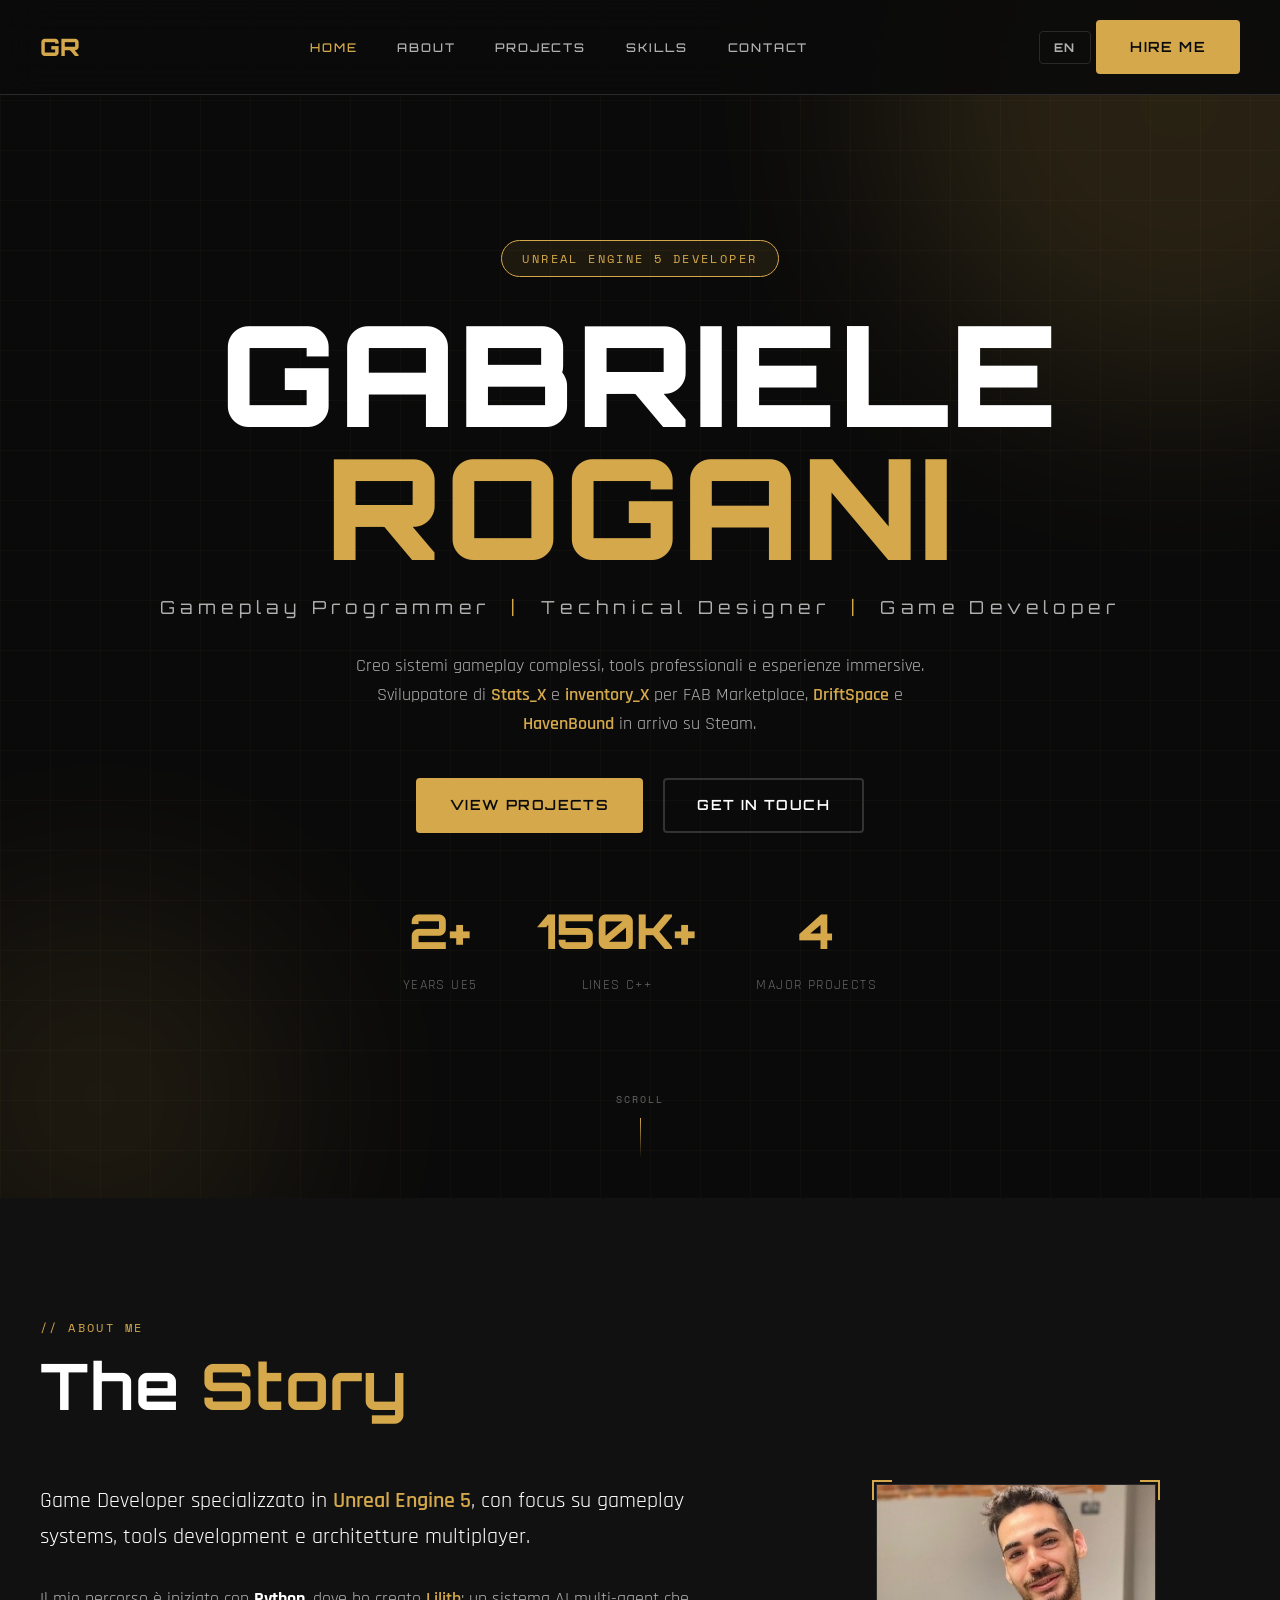
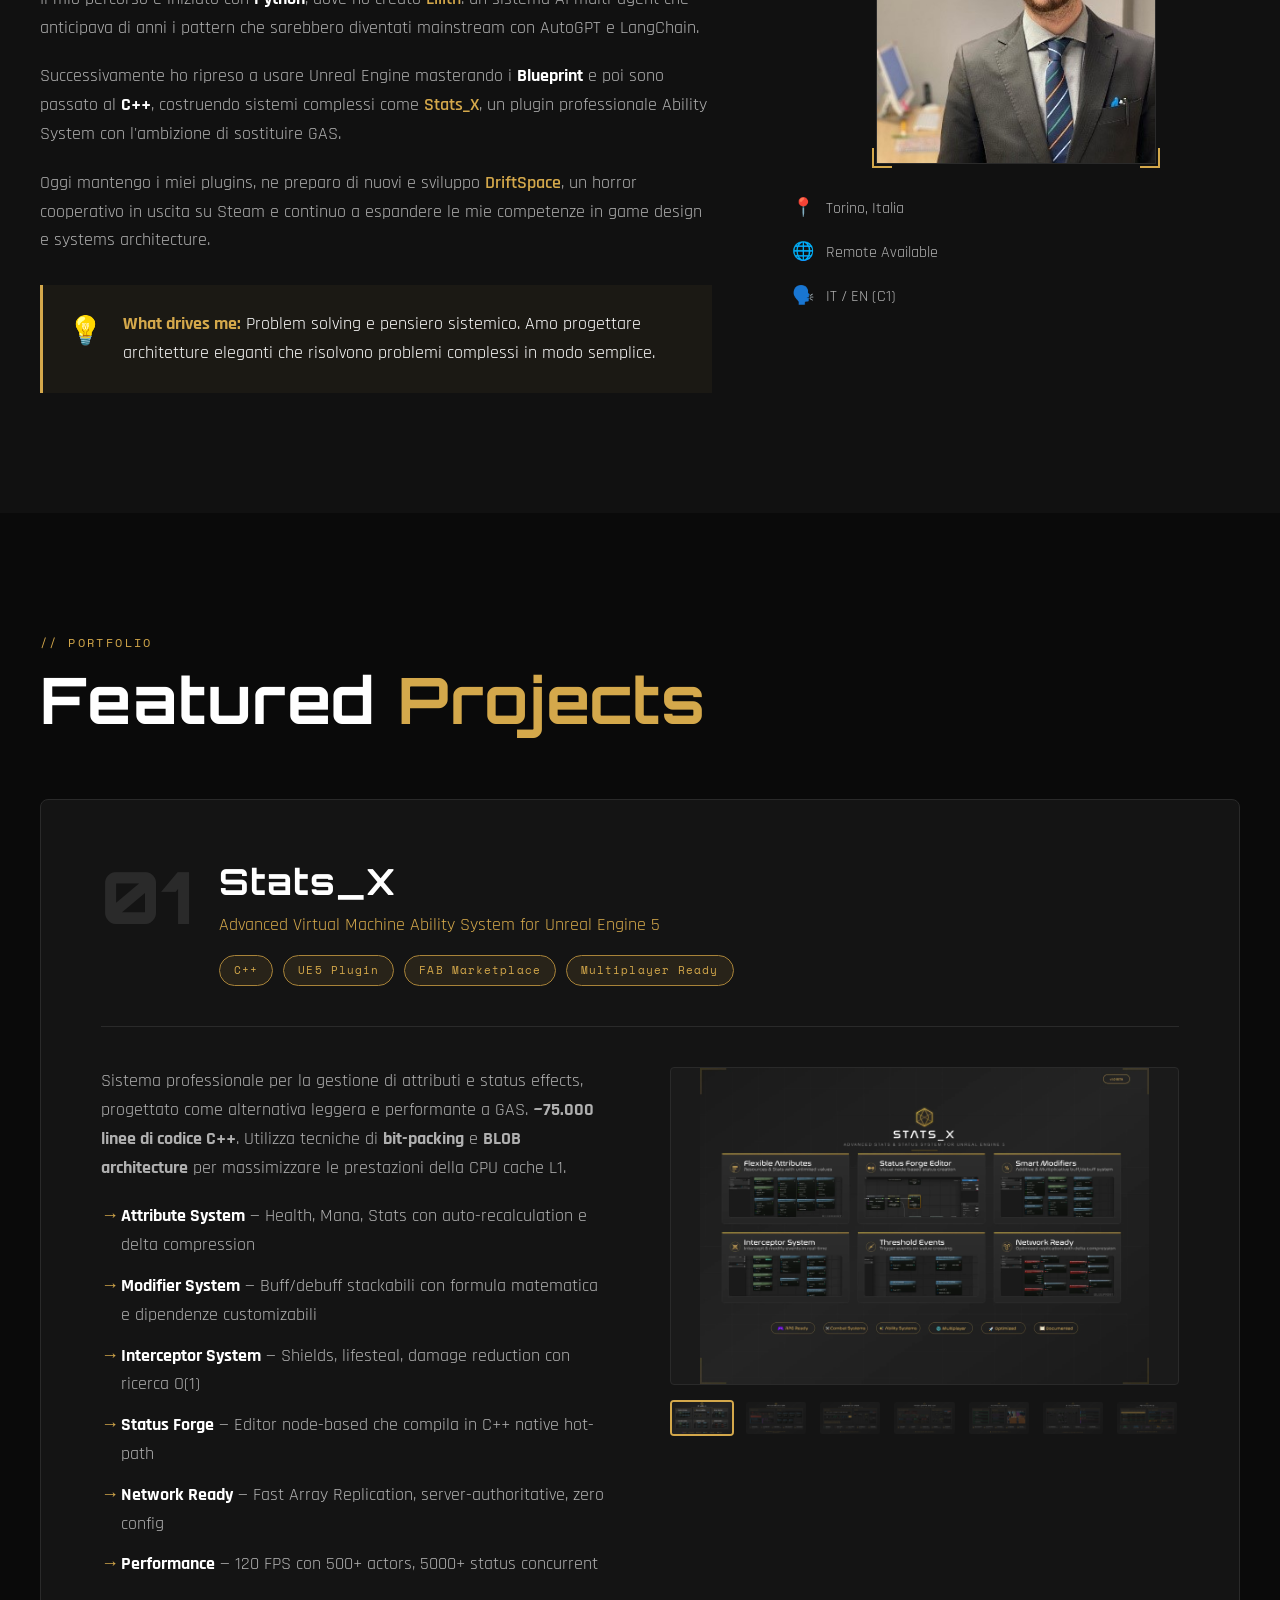
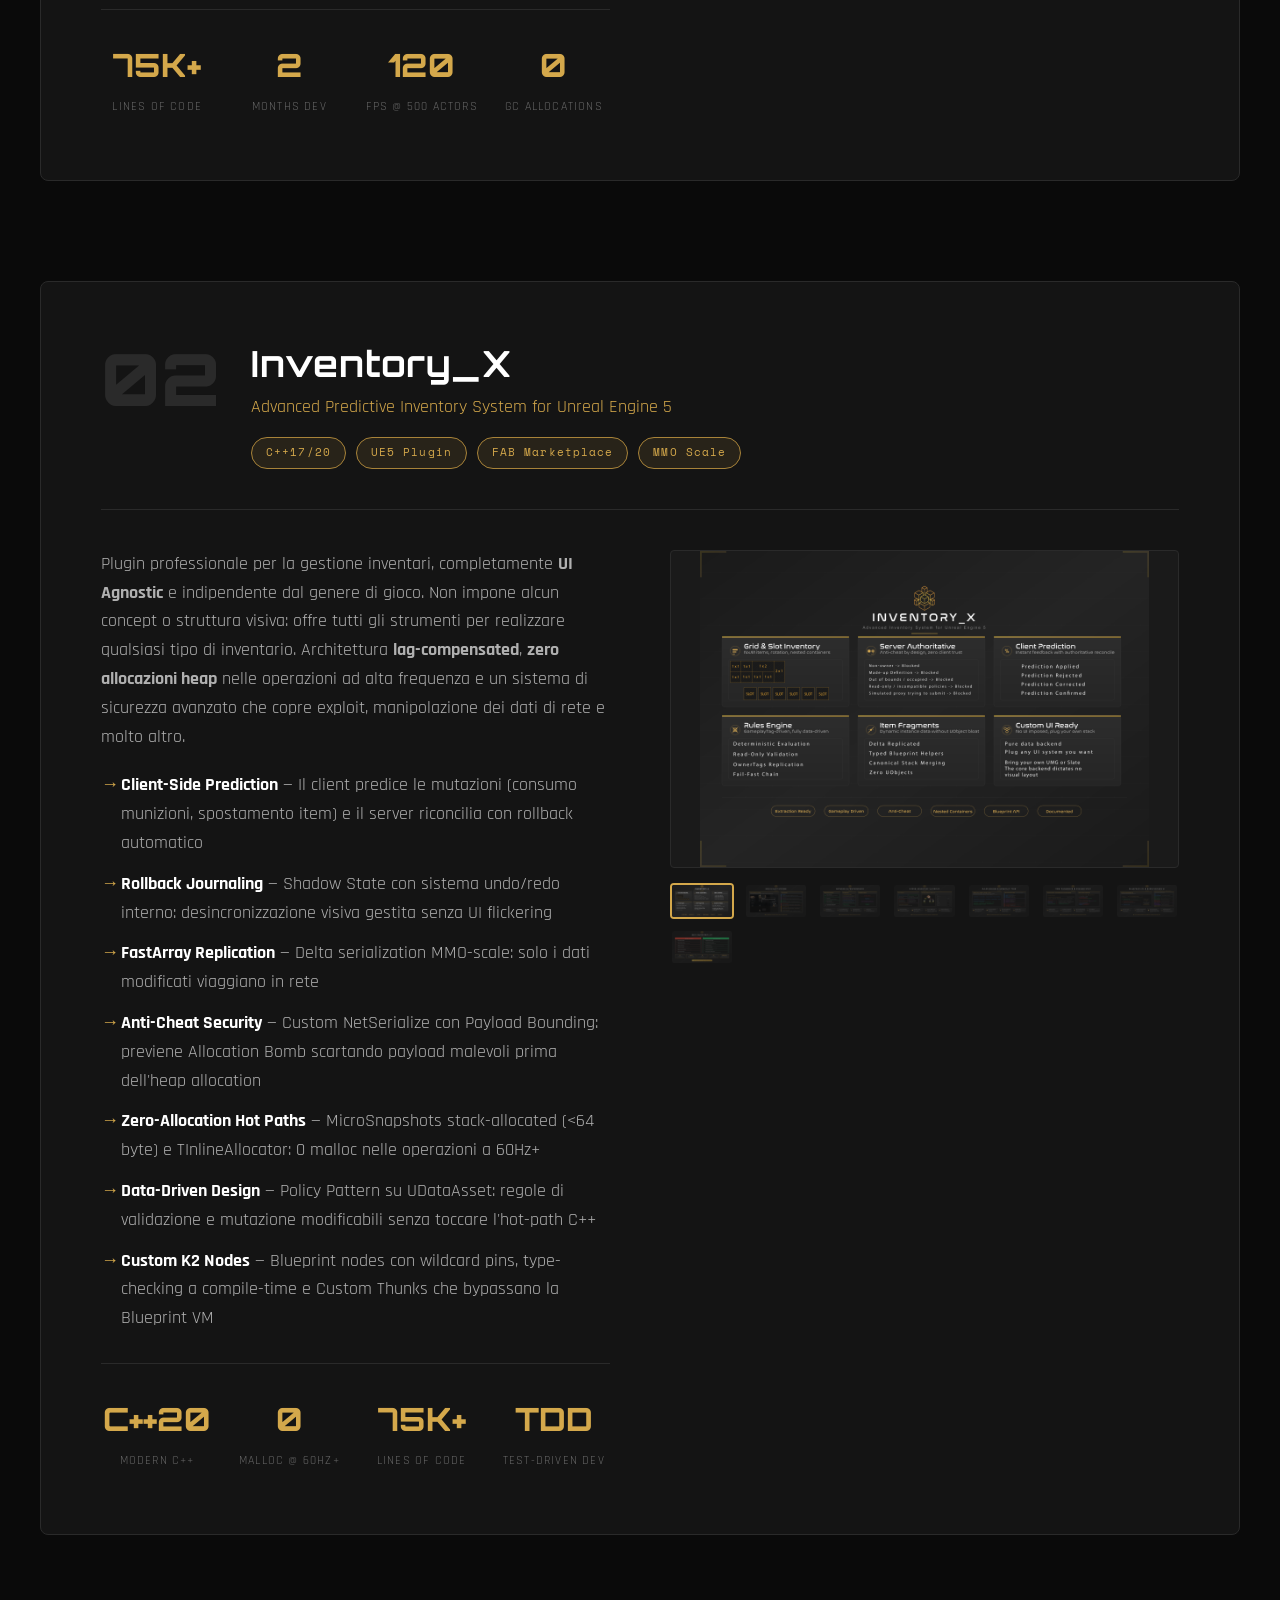
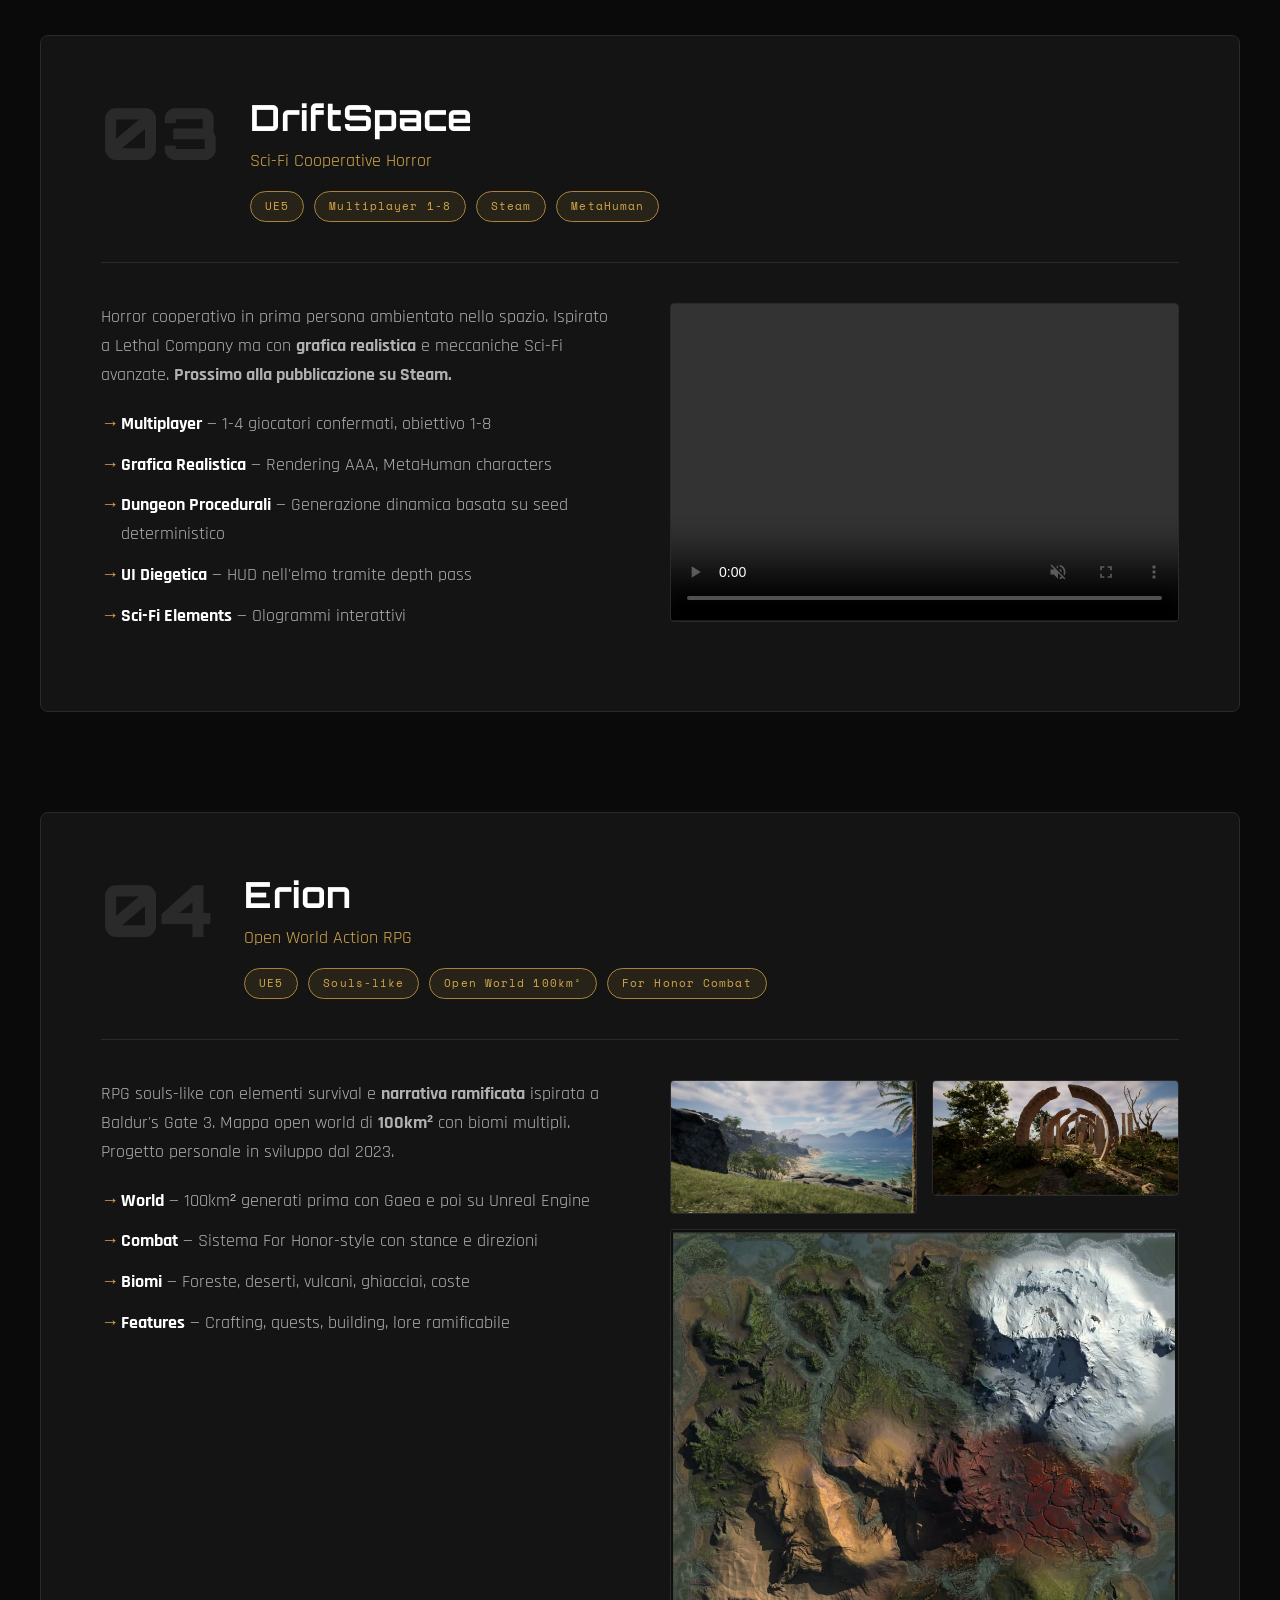
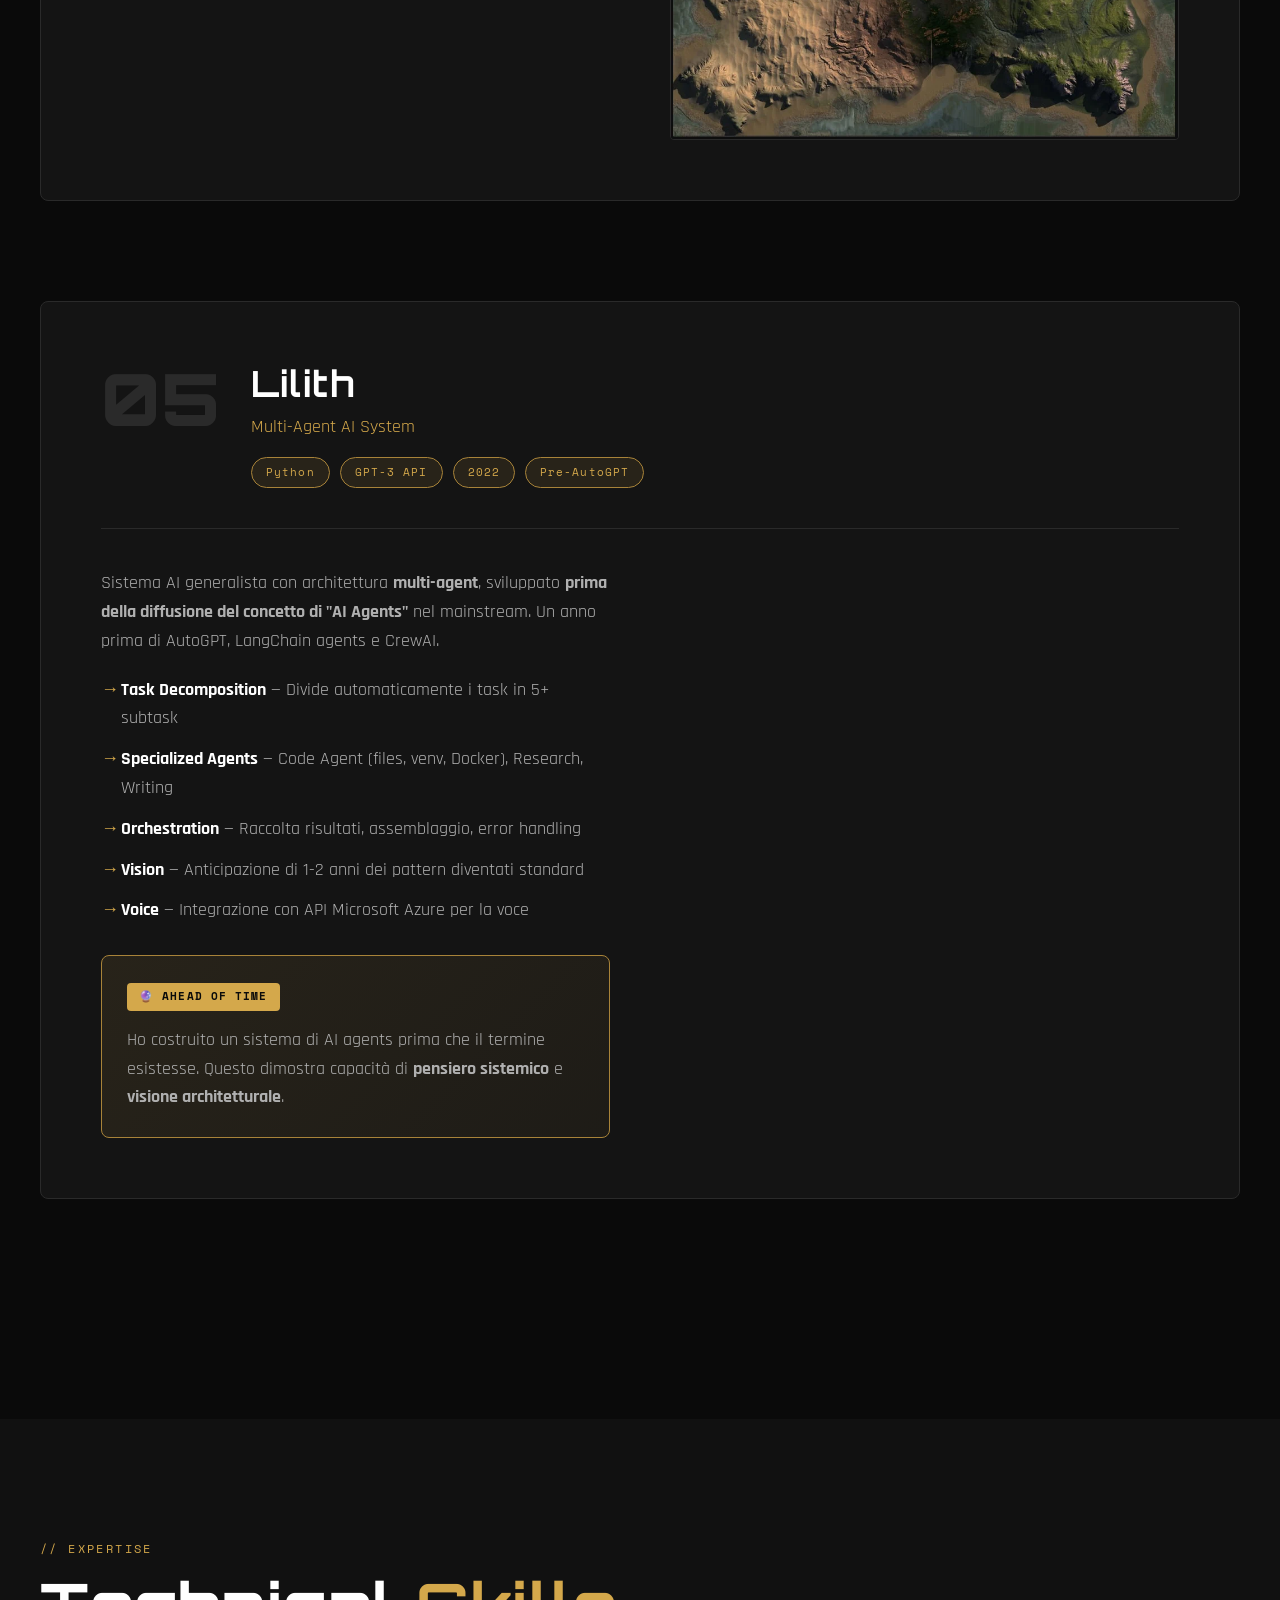
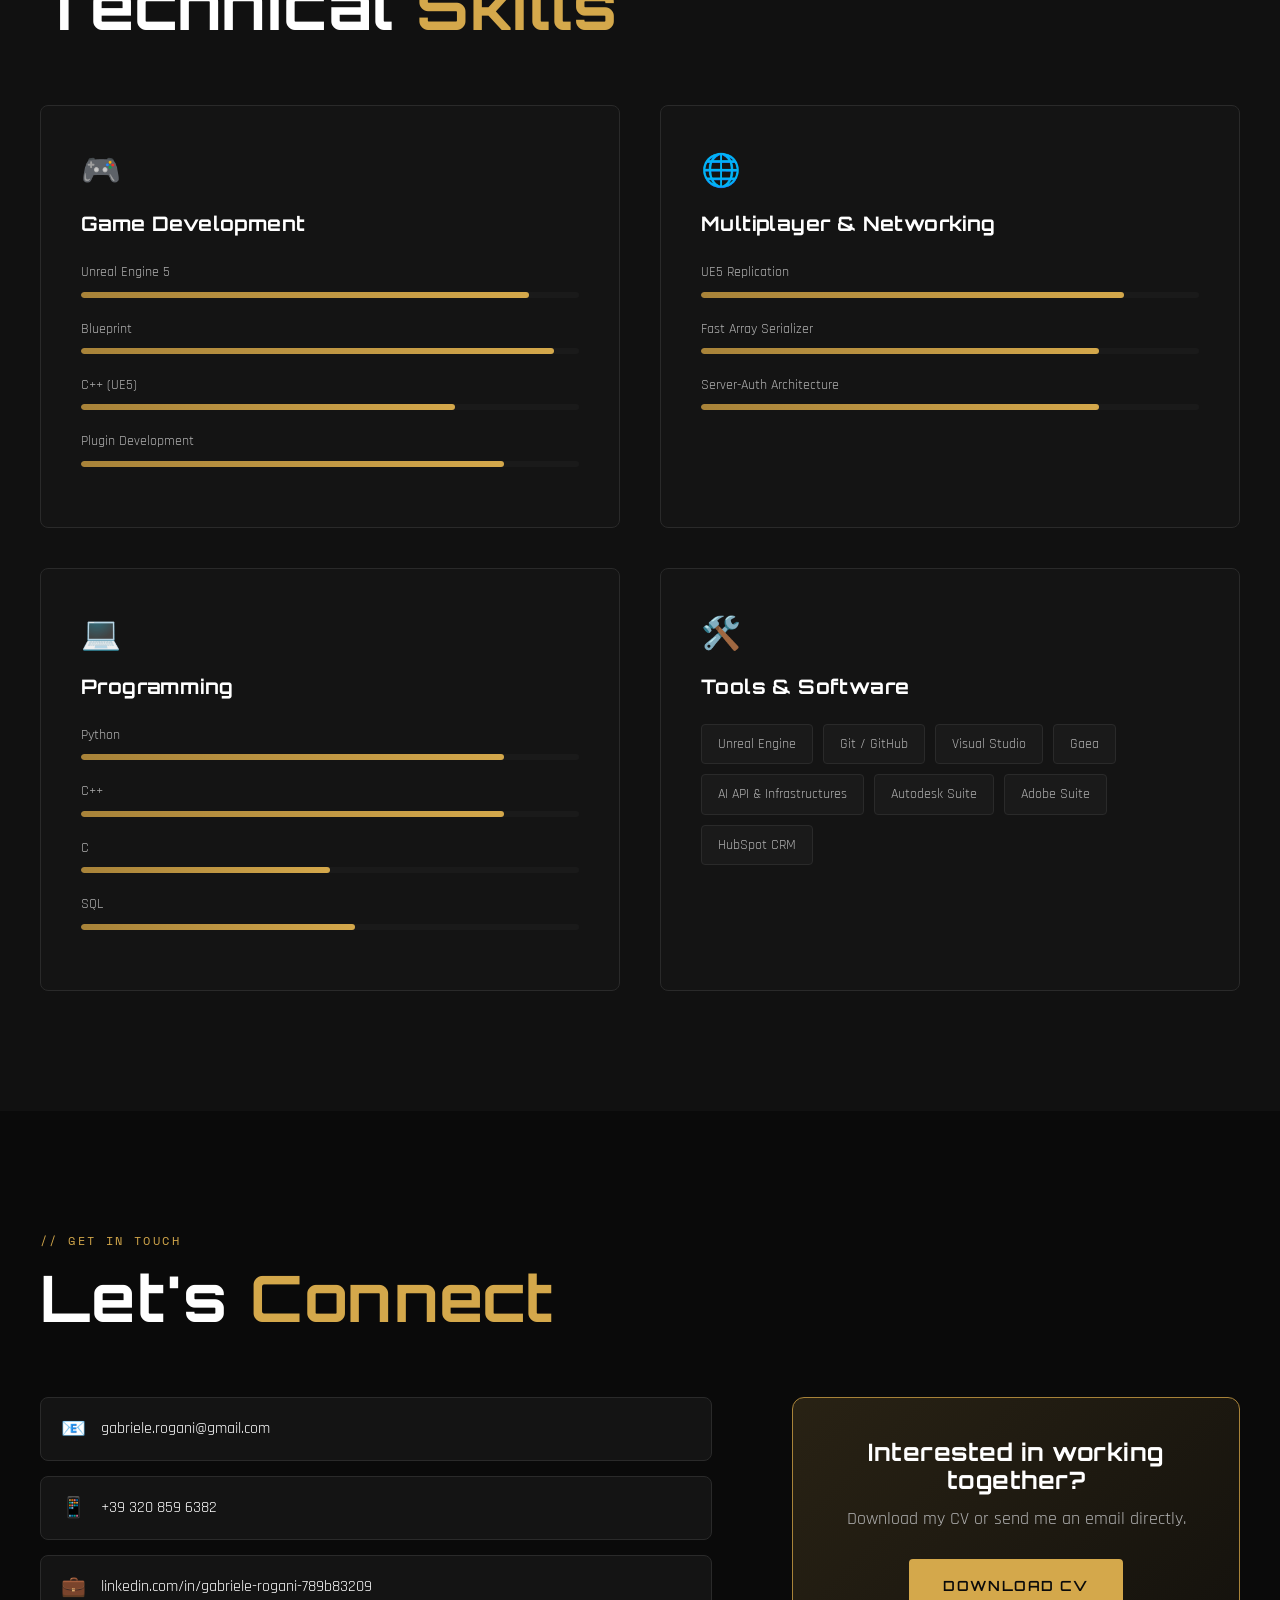
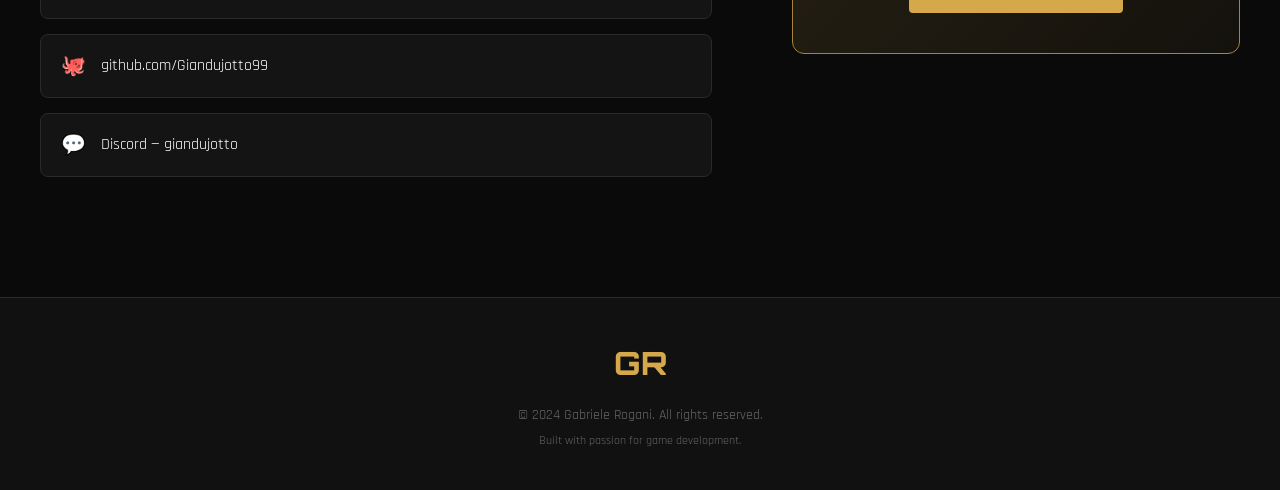
<file: index.html>
<!DOCTYPE html>
<html lang="it">
<head>
    <meta charset="UTF-8">
    <meta name="viewport" content="width=device-width, initial-scale=1.0">
    <title>Gabriele Rogani | Game Developer</title>
    <link rel="stylesheet" href="style.css">
    <link rel="preconnect" href="https://fonts.googleapis.com">
    <link rel="preconnect" href="https://fonts.gstatic.com" crossorigin>
    <link href="https://fonts.googleapis.com/css2?family=Orbitron:wght@400;500;600;700;800;900&family=Rajdhani:wght@300;400;500;600;700&family=Space+Mono:wght@400;700&display=swap" rel="stylesheet">
</head>
<body>
    <!-- Navigation -->
    <nav class="navbar">
        <div class="nav-logo">GR</div>
        <ul class="nav-links">
            <li><a href="#home">Home</a></li>
            <li><a href="#about">About</a></li>
            <li><a href="#projects">Projects</a></li>
            <li><a href="#skills">Skills</a></li>
            <li><a href="#contact">Contact</a></li>
        </ul>
        <div class="nav-cta">
            <a href="index_en.html" class="btn-lang">EN</a>
            <a href="#contact" class="btn btn-primary">Hire Me</a>
        </div>
        <div class="hamburger">
            <span></span>
            <span></span>
            <span></span>
        </div>
    </nav>

    <!-- Hero Section -->
    <section id="home" class="hero">
        <div class="hero-bg">
            <div class="grid-overlay"></div>
            <div class="glow glow-1"></div>
            <div class="glow glow-2"></div>
        </div>
        <div class="hero-content">
            <div class="hero-badge">UNREAL ENGINE 5 DEVELOPER</div>
            <h1 class="hero-title">
                <span class="line">GABRIELE</span>
                <span class="line accent">ROGANI</span>
            </h1>
            <p class="hero-subtitle">Gameplay Programmer <span class="separator">|</span> Technical Designer <span class="separator">|</span> Game Developer</p>
            <p class="hero-description">
                Creo sistemi gameplay complessi, tools professionali e esperienze immersive.
                <br>Sviluppatore di <span class="highlight">Stats_X</span> e <span class="highlight">inventory_X</span> per FAB Marketplace, <span class="highlight">DriftSpace</span> e <span class="highlight">HavenBound</span> in arrivo su Steam.
            </p>
            <div class="hero-cta">
                <a href="#projects" class="btn btn-primary">View Projects</a>
                <a href="#contact" class="btn btn-outline">Get In Touch</a>
            </div>
            <div class="hero-stats">
                <div class="stat">
                    <span class="stat-number">2+</span>
                    <span class="stat-label">Years UE5</span>
                </div>
                <div class="stat">
                    <span class="stat-number">150K+</span>
                    <span class="stat-label">Lines C++</span>
                </div>
                <div class="stat">
                    <span class="stat-number">4</span>
                    <span class="stat-label">Major Projects</span>
                </div>
            </div>
        </div>
        <div class="scroll-indicator">
            <span>Scroll</span>
            <div class="scroll-line"></div>
        </div>
    </section>

    <!-- About Section -->
    <section id="about" class="about">
        <div class="container">
            <div class="section-header">
                <span class="section-tag">// ABOUT ME</span>
                <h2 class="section-title">The <span class="accent">Story</span></h2>
            </div>
            <div class="about-grid">
                <div class="about-text">
                    <p class="lead">Game Developer specializzato in <span class="highlight">Unreal Engine 5</span>, con focus su gameplay systems, tools development e architetture multiplayer.</p>
                    <p>Il mio percorso è iniziato con <strong>Python</strong>, dove ho creato <span class="highlight">Lilith</span>: un sistema AI multi-agent che anticipava di anni i pattern che sarebbero diventati mainstream con AutoGPT e LangChain.</p>
                    <p>Successivamente ho ripreso a usare Unreal Engine masterando i <strong>Blueprint</strong> e poi sono passato al <strong>C++</strong>, costruendo sistemi complessi come <span class="highlight">Stats_X</span>, un plugin professionale Ability System con l'ambizione di sostituire GAS.</p>
                    <p>Oggi mantengo i miei plugins, ne preparo di nuovi e sviluppo <span class="highlight">DriftSpace</span>, un horror cooperativo in uscita su Steam e continuo a espandere le mie competenze in game design e systems architecture.</p>
                    <div class="about-highlight">
                        <div class="highlight-icon">💡</div>
                        <div class="highlight-text">
                            <strong>What drives me:</strong> Problem solving e pensiero sistemico. Amo progettare architetture eleganti che risolvono problemi complessi in modo semplice.
                        </div>
                    </div>
                </div>
                <div class="about-image">
                    <div class="image-frame">
                        <div class="frame-corner tl"></div>
                        <div class="frame-corner tr"></div>
                        <div class="frame-corner bl"></div>
                        <div class="frame-corner br"></div>
                        <img src="images/io cv.jpg" alt="Gabriele Rogani" class="profile-photo">
                    </div>
                    <div class="about-quick-facts">
                        <div class="fact">
                            <span class="fact-icon">📍</span>
                            <span>Torino, Italia</span>
                        </div>
                        <div class="fact">
                            <span class="fact-icon">🌐</span>
                            <span>Remote Available</span>
                        </div>
                        <div class="fact">
                            <span class="fact-icon">🗣️</span>
                            <span>IT / EN (C1)</span>
                        </div>
                    </div>
                </div>
            </div>
        </div>
    </section>

    <!-- Projects Section -->
    <section id="projects" class="projects">
        <div class="container">
            <div class="section-header">
                <span class="section-tag">// PORTFOLIO</span>
                <h2 class="section-title">Featured <span class="accent">Projects</span></h2>
            </div>

            <!-- Stats_X -->
            <div class="project-showcase" id="statsx">
                <div class="project-header">
                    <div class="project-number">01</div>
                    <div class="project-info">
                        <h3 class="project-title">Stats_X</h3>
                        <p class="project-tagline">Advanced Virtual Machine Ability System for Unreal Engine 5</p>
                        <div class="project-tags">
                            <span class="tag">C++</span>
                            <span class="tag">UE5 Plugin</span>
                            <span class="tag">FAB Marketplace</span>
                            <span class="tag">Multiplayer Ready</span>
                        </div>
                    </div>
                </div>
                <div class="project-content">
                    <div class="project-description">
                        <p>Sistema professionale per la gestione di attributi e status effects, progettato come alternativa leggera e performante a GAS. <strong>~75.000 linee di codice C++</strong>. Utilizza tecniche di <strong>bit-packing</strong> e <strong>BLOB architecture</strong> per massimizzare le prestazioni della CPU cache L1.</p>
                        <ul class="feature-list">
                            <li><strong>Attribute System</strong> — Health, Mana, Stats con auto-recalculation e delta compression</li>
                            <li><strong>Modifier System</strong> — Buff/debuff stackabili con formula matematica e dipendenze customizabili</li>
                            <li><strong>Interceptor System</strong> — Shields, lifesteal, damage reduction con ricerca O(1)</li>
                            <li><strong>Status Forge</strong> — Editor node-based che compila in C++ native hot-path</li>
                            <li><strong>Network Ready</strong> — Fast Array Replication, server-authoritative, zero config</li>
                            <li><strong>Performance</strong> — 120 FPS con 500+ actors, 5000+ status concurrent</li>
                        </ul>
                        <div class="project-stats">
                            <div class="p-stat">
                                <span class="p-stat-value">75K+</span>
                                <span class="p-stat-label">Lines of Code</span>
                            </div>
                            <div class="p-stat">
                                <span class="p-stat-value">2</span>
                                <span class="p-stat-label">Months Dev</span>
                            </div>
                            <div class="p-stat">
                                <span class="p-stat-value">120</span>
                                <span class="p-stat-label">FPS @ 500 actors</span>
                            </div>
                            <div class="p-stat">
                                <span class="p-stat-value">0</span>
                                <span class="p-stat-label">GC Allocations</span>
                            </div>
                        </div>
                    </div>
                    <div class="project-gallery">
                        <div class="gallery-main">
                            <img src="images/infographic_01_withImages.png" alt="Stats_X Overview" class="gallery-image active" data-index="0">
                        </div>
                        <div class="gallery-thumbs">
                            <img src="images/infographic_01_withImages.png" alt="Overview" class="thumb active" data-index="0">
                            <img src="images/infographic_03_attributes.png" alt="Attributes" class="thumb" data-index="1">
                            <img src="images/infographic_04_modifiers.png" alt="Modifiers" class="thumb" data-index="2">
                            <img src="images/infographic_05_interceptors.png" alt="Interceptors" class="thumb" data-index="3">
                            <img src="images/infographic_06_network.png" alt="Network" class="thumb" data-index="4">
                            <img src="images/infographic_02.png" alt="Status Forge" class="thumb" data-index="5">
                            <img src="images/infographic_09_performance.png" alt="Performance" class="thumb" data-index="6">
                        </div>
                    </div>
                </div>
            </div>

            <!-- Inventory_X -->
            <div class="project-showcase" id="inventoryx">
                <div class="project-header">
                    <div class="project-number">02</div>
                    <div class="project-info">
                        <h3 class="project-title">Inventory_X</h3>
                        <p class="project-tagline">Advanced Predictive Inventory System for Unreal Engine 5</p>
                        <div class="project-tags">
                            <span class="tag">C++17/20</span>
                            <span class="tag">UE5 Plugin</span>
                            <span class="tag">FAB Marketplace</span>
                            <span class="tag">MMO Scale</span>
                        </div>
                    </div>
                </div>
                <div class="project-content">
                    <div class="project-description">
                        <p>Plugin professionale per la gestione inventari, completamente <strong>UI Agnostic</strong> e indipendente dal genere di gioco. Non impone alcun concept o struttura visiva: offre tutti gli strumenti per realizzare qualsiasi tipo di inventario. Architettura <strong>lag-compensated</strong>, <strong>zero allocazioni heap</strong> nelle operazioni ad alta frequenza e un sistema di sicurezza avanzato che copre exploit, manipolazione dei dati di rete e molto altro.</p>
                        <ul class="feature-list">
                            <li><strong>Client-Side Prediction</strong> — Il client predice le mutazioni (consumo munizioni, spostamento item) e il server riconcilia con rollback automatico</li>
                            <li><strong>Rollback Journaling</strong> — Shadow State con sistema undo/redo interno: desincronizzazione visiva gestita senza UI flickering</li>
                            <li><strong>FastArray Replication</strong> — Delta serialization MMO-scale: solo i dati modificati viaggiano in rete</li>
                            <li><strong>Anti-Cheat Security</strong> — Custom NetSerialize con Payload Bounding: previene Allocation Bomb scartando payload malevoli prima dell'heap allocation</li>
                            <li><strong>Zero-Allocation Hot Paths</strong> — MicroSnapshots stack-allocated (&lt;64 byte) e TInlineAllocator: 0 malloc nelle operazioni a 60Hz+</li>
                            <li><strong>Data-Driven Design</strong> — Policy Pattern su UDataAsset: regole di validazione e mutazione modificabili senza toccare l'hot-path C++</li>
                            <li><strong>Custom K2 Nodes</strong> — Blueprint nodes con wildcard pins, type-checking a compile-time e Custom Thunks che bypassano la Blueprint VM</li>
                        </ul>
                        <div class="project-stats">
                            <div class="p-stat">
                                <span class="p-stat-value">C++20</span>
                                <span class="p-stat-label">Modern C++</span>
                            </div>
                            <div class="p-stat">
                                <span class="p-stat-value">0</span>
                                <span class="p-stat-label">malloc @ 60Hz+</span>
                            </div>
                            <div class="p-stat">
                                <span class="p-stat-value">75K+</span>
                                <span class="p-stat-label">Lines of Code</span>
                            </div>
                            <div class="p-stat">
                                <span class="p-stat-value">TDD</span>
                                <span class="p-stat-label">Test-Driven Dev</span>
                            </div>
                        </div>
                    </div>
                    <div class="project-gallery">
                        <div class="gallery-main">
                            <img src="images/Inventory_X Infografica 1 2k.png" alt="Inventory_X Overview" class="gallery-image active" data-index="0">
                        </div>
                        <div class="gallery-thumbs">
                            <img src="images/Inventory_X Infografica 1 2k.png" alt="Overview" class="thumb active" data-index="0">
                            <img src="images/Inventory_X Infografica 2 2k.png" alt="Infografica 2" class="thumb" data-index="1">
                            <img src="images/Inventory_X Infografica 3 2k.png" alt="Infografica 3" class="thumb" data-index="2">
                            <img src="images/Inventory_X Infografica 4 2k.png" alt="Infografica 4" class="thumb" data-index="3">
                            <img src="images/Inventory_X Infografica 5 2k.png" alt="Infografica 5" class="thumb" data-index="4">
                            <img src="images/Inventory_X Infografica 6 2k.png" alt="Infografica 6" class="thumb" data-index="5">
                            <img src="images/Inventory_X Infografica 7 2k.png" alt="Infografica 7" class="thumb" data-index="6">
                            <img src="images/Inventory_X Infografica 8 2k.png" alt="Infografica 8" class="thumb" data-index="7">
                        </div>
                    </div>
                </div>
            </div>

            <!-- DriftSpace -->
            <div class="project-showcase" id="driftspace">
                <div class="project-header">
                    <div class="project-number">03</div>
                    <div class="project-info">
                        <h3 class="project-title">DriftSpace</h3>
                        <p class="project-tagline">Sci-Fi Cooperative Horror</p>
                        <div class="project-tags">
                            <span class="tag">UE5</span>
                            <span class="tag">Multiplayer 1-8</span>
                            <span class="tag">Steam</span>
                            <span class="tag">MetaHuman</span>
                        </div>
                    </div>
                </div>
                <div class="project-content">
                    <div class="project-description">
                        <p>Horror cooperativo in prima persona ambientato nello spazio. Ispirato a Lethal Company ma con <strong>grafica realistica</strong> e meccaniche Sci-Fi avanzate. <strong>Prossimo alla pubblicazione su Steam.</strong></p>
                        <ul class="feature-list">
                            <li><strong>Multiplayer</strong> — 1-4 giocatori confermati, obiettivo 1-8</li>
                            <li><strong>Grafica Realistica</strong> — Rendering AAA, MetaHuman characters</li>
                            <li><strong>Dungeon Procedurali</strong> — Generazione dinamica basata su seed deterministico</li>
                            <li><strong>UI Diegetica</strong> — HUD nell'elmo tramite depth pass</li>
                            <li><strong>Sci-Fi Elements</strong> — Ologrammi interattivi</li>
                        </ul>
                    </div>
                    <div class="project-gallery">
                        <div class="gallery-main">
                            <video class="gallery-image active" controls muted loop playsinline>
                                <source src="https://github.com/Giandujotto99/GabrieleRogani.github.io/releases/download/media/Driftspace.sample.video.mp4" type="video/mp4">
                            </video>
                        </div>
                    </div>
                </div>
            </div>

            <!-- Erion -->
            <div class="project-showcase" id="erion">
                <div class="project-header">
                    <div class="project-number">04</div>
                    <div class="project-info">
                        <h3 class="project-title">Erion</h3>
                        <p class="project-tagline">Open World Action RPG</p>
                        <div class="project-tags">
                            <span class="tag">UE5</span>
                            <span class="tag">Souls-like</span>
                            <span class="tag">Open World 100km²</span>
                            <span class="tag">For Honor Combat</span>
                        </div>
                    </div>
                </div>
                <div class="project-content">
                    <div class="project-description">
                        <p>RPG souls-like con elementi survival e <strong>narrativa ramificata</strong> ispirata a Baldur's Gate 3. Mappa open world di <strong>100km²</strong> con biomi multipli. Progetto personale in sviluppo dal 2023.</p>
                        <ul class="feature-list">
                            <li><strong>World</strong> — 100km² generati prima con Gaea e poi su Unreal Engine</li>
                            <li><strong>Combat</strong> — Sistema For Honor-style con stance e direzioni</li>
                            <li><strong>Biomi</strong> — Foreste, deserti, vulcani, ghiacciai, coste</li>
                            <li><strong>Features</strong> — Crafting, quests, building, lore ramificabile</li>
                        </ul>
                    </div>
                    <div class="project-gallery erion-gallery">
                        <div class="gallery-grid">
                            <img src="images/Erion_SpawnP_NW1.jpeg" alt="Erion Coastal View" class="gallery-item">
                            <img src="images/Erion_RuinNecromancer.png" alt="Erion Ruins" class="gallery-item">
                            <img src="images/ErionMap_-_GaeaView.png" alt="Erion World Map" class="gallery-item map">
                        </div>
                    </div>
                </div>
            </div>

            <!-- Lilith -->
            <div class="project-showcase" id="lilith">
                <div class="project-header">
                    <div class="project-number">05</div>
                    <div class="project-info">
                        <h3 class="project-title">Lilith</h3>
                        <p class="project-tagline">Multi-Agent AI System</p>
                        <div class="project-tags">
                            <span class="tag">Python</span>
                            <span class="tag">GPT-3 API</span>
                            <span class="tag">2022</span>
                            <span class="tag">Pre-AutoGPT</span>
                        </div>
                    </div>
                </div>
                <div class="project-content">
                    <div class="project-description">
                        <p>Sistema AI generalista con architettura <strong>multi-agent</strong>, sviluppato <strong>prima della diffusione del concetto di "AI Agents"</strong> nel mainstream. Un anno prima di AutoGPT, LangChain agents e CrewAI.</p>
                        <ul class="feature-list">
                            <li><strong>Task Decomposition</strong> — Divide automaticamente i task in 5+ subtask</li>
                            <li><strong>Specialized Agents</strong> — Code Agent (files, venv, Docker), Research, Writing</li>
                            <li><strong>Orchestration</strong> — Raccolta risultati, assemblaggio, error handling</li>
                            <li><strong>Vision</strong> — Anticipazione di 1-2 anni dei pattern diventati standard</li>
                            <li><strong>Voice</strong> — Integrazione con API Microsoft Azure per la voce</li>
                        </ul>
                        <div class="lilith-highlight">
                            <div class="highlight-badge">🔮 AHEAD OF TIME</div>
                            <p>Ho costruito un sistema di AI agents prima che il termine esistesse. Questo dimostra capacità di <strong>pensiero sistemico</strong> e <strong>visione architetturale</strong>.</p>
                        </div>
                    </div>
                </div>
            </div>
        </div>
    </section>

    <!-- Skills Section -->
    <section id="skills" class="skills">
        <div class="container">
            <div class="section-header">
                <span class="section-tag">// EXPERTISE</span>
                <h2 class="section-title">Technical <span class="accent">Skills</span></h2>
            </div>
            <div class="skills-grid">
                <div class="skill-category">
                    <div class="skill-icon">🎮</div>
                    <h3>Game Development</h3>
                    <div class="skill-items">
                        <div class="skill-item">
                            <span class="skill-name">Unreal Engine 5</span>
                            <div class="skill-bar"><div class="skill-fill" style="width: 90%"></div></div>
                        </div>
                        <div class="skill-item">
                            <span class="skill-name">Blueprint</span>
                            <div class="skill-bar"><div class="skill-fill" style="width: 95%"></div></div>
                        </div>
                        <div class="skill-item">
                            <span class="skill-name">C++ (UE5)</span>
                            <div class="skill-bar"><div class="skill-fill" style="width: 75%"></div></div>
                        </div>
                        <div class="skill-item">
                            <span class="skill-name">Plugin Development</span>
                            <div class="skill-bar"><div class="skill-fill" style="width: 85%"></div></div>
                        </div>
                    </div>
                </div>
                <div class="skill-category">
                    <div class="skill-icon">🌐</div>
                    <h3>Multiplayer & Networking</h3>
                    <div class="skill-items">
                        <div class="skill-item">
                            <span class="skill-name">UE5 Replication</span>
                            <div class="skill-bar"><div class="skill-fill" style="width: 85%"></div></div>
                        </div>
                        <div class="skill-item">
                            <span class="skill-name">Fast Array Serializer</span>
                            <div class="skill-bar"><div class="skill-fill" style="width: 80%"></div></div>
                        </div>
                        <div class="skill-item">
                            <span class="skill-name">Server-Auth Architecture</span>
                            <div class="skill-bar"><div class="skill-fill" style="width: 80%"></div></div>
                        </div>
                    </div>
                </div>
                <div class="skill-category">
                    <div class="skill-icon">💻</div>
                    <h3>Programming</h3>
                    <div class="skill-items">
                        <div class="skill-item">
                            <span class="skill-name">Python</span>
                            <div class="skill-bar"><div class="skill-fill" style="width: 85%"></div></div>
                        </div>
                        <div class="skill-item">
                            <span class="skill-name">C++</span>
                            <div class="skill-bar"><div class="skill-fill" style="width: 85%"></div></div>
                        </div>
                        <div class="skill-item">
                            <span class="skill-name">C</span>
                            <div class="skill-bar"><div class="skill-fill" style="width: 50%"></div></div>
                        </div>
                        <div class="skill-item">
                            <span class="skill-name">SQL</span>
                            <div class="skill-bar"><div class="skill-fill" style="width: 55%"></div></div>
                        </div>
                    </div>
                </div>
                <div class="skill-category">
                    <div class="skill-icon">🛠️</div>
                    <h3>Tools & Software</h3>
                    <div class="skill-tags">
                        <span class="skill-tag">Unreal Engine</span>
                        <span class="skill-tag">Git / GitHub</span>
                        <span class="skill-tag">Visual Studio</span>
                        <span class="skill-tag">Gaea</span>
                        <span class="skill-tag">AI API &amp; Infrastructures</span>
                        <span class="skill-tag">Autodesk Suite</span>
                        <span class="skill-tag">Adobe Suite</span>
                        <span class="skill-tag">HubSpot CRM</span>
                    </div>
                </div>
            </div>
        </div>
    </section>

    <!-- Contact Section -->
    <section id="contact" class="contact">
        <div class="container">
            <div class="section-header">
                <span class="section-tag">// GET IN TOUCH</span>
                <h2 class="section-title">Let's <span class="accent">Connect</span></h2>
            </div>
            <div class="contact-content">
                <div class="contact-info">
                    <div class="contact-links">
                        <a href="mailto:gabriele.rogani@gmail.com" class="contact-link">
                            <span class="contact-icon">📧</span>
                            <span class="contact-text">gabriele.rogani@gmail.com</span>
                        </a>
                        <a href="tel:+393208596382" class="contact-link">
                            <span class="contact-icon">📱</span>
                            <span class="contact-text">+39 320 859 6382</span>
                        </a>
                        <a href="https://linkedin.com/in/gabriele-rogani-789b83209" class="contact-link" target="_blank" rel="noopener">
                            <span class="contact-icon">💼</span>
                            <span class="contact-text">linkedin.com/in/gabriele-rogani-789b83209</span>
                        </a>
                        <a href="https://github.com/Giandujotto99" class="contact-link" target="_blank" rel="noopener">
                            <span class="contact-icon">🐙</span>
                            <span class="contact-text">github.com/Giandujotto99</span>
                        </a>
                        <a href="#" class="contact-link">
                            <span class="contact-icon">💬</span>
                            <span class="contact-text">Discord — giandujotto</span>
                        </a>
                    </div>
                </div>
                <div class="contact-cta">
                    <div class="cta-box">
                        <h3>Interested in working together?</h3>
                        <p>Download my CV or send me an email directly.</p>
                        <a href="CV_Rogani_Gabriele_IT.pdf" class="btn btn-primary" download>Download CV</a>
                    </div>
                </div>
            </div>
        </div>
    </section>

    <!-- Footer -->
    <footer class="footer">
        <div class="container">
            <div class="footer-content">
                <div class="footer-logo">GR</div>
                <p class="footer-text">© 2024 Gabriele Rogani. All rights reserved.</p>
                <p class="footer-note">Built with passion for game development.</p>
            </div>
        </div>
    </footer>

    <script src="script.js"></script>
</body>
</html>
</file>
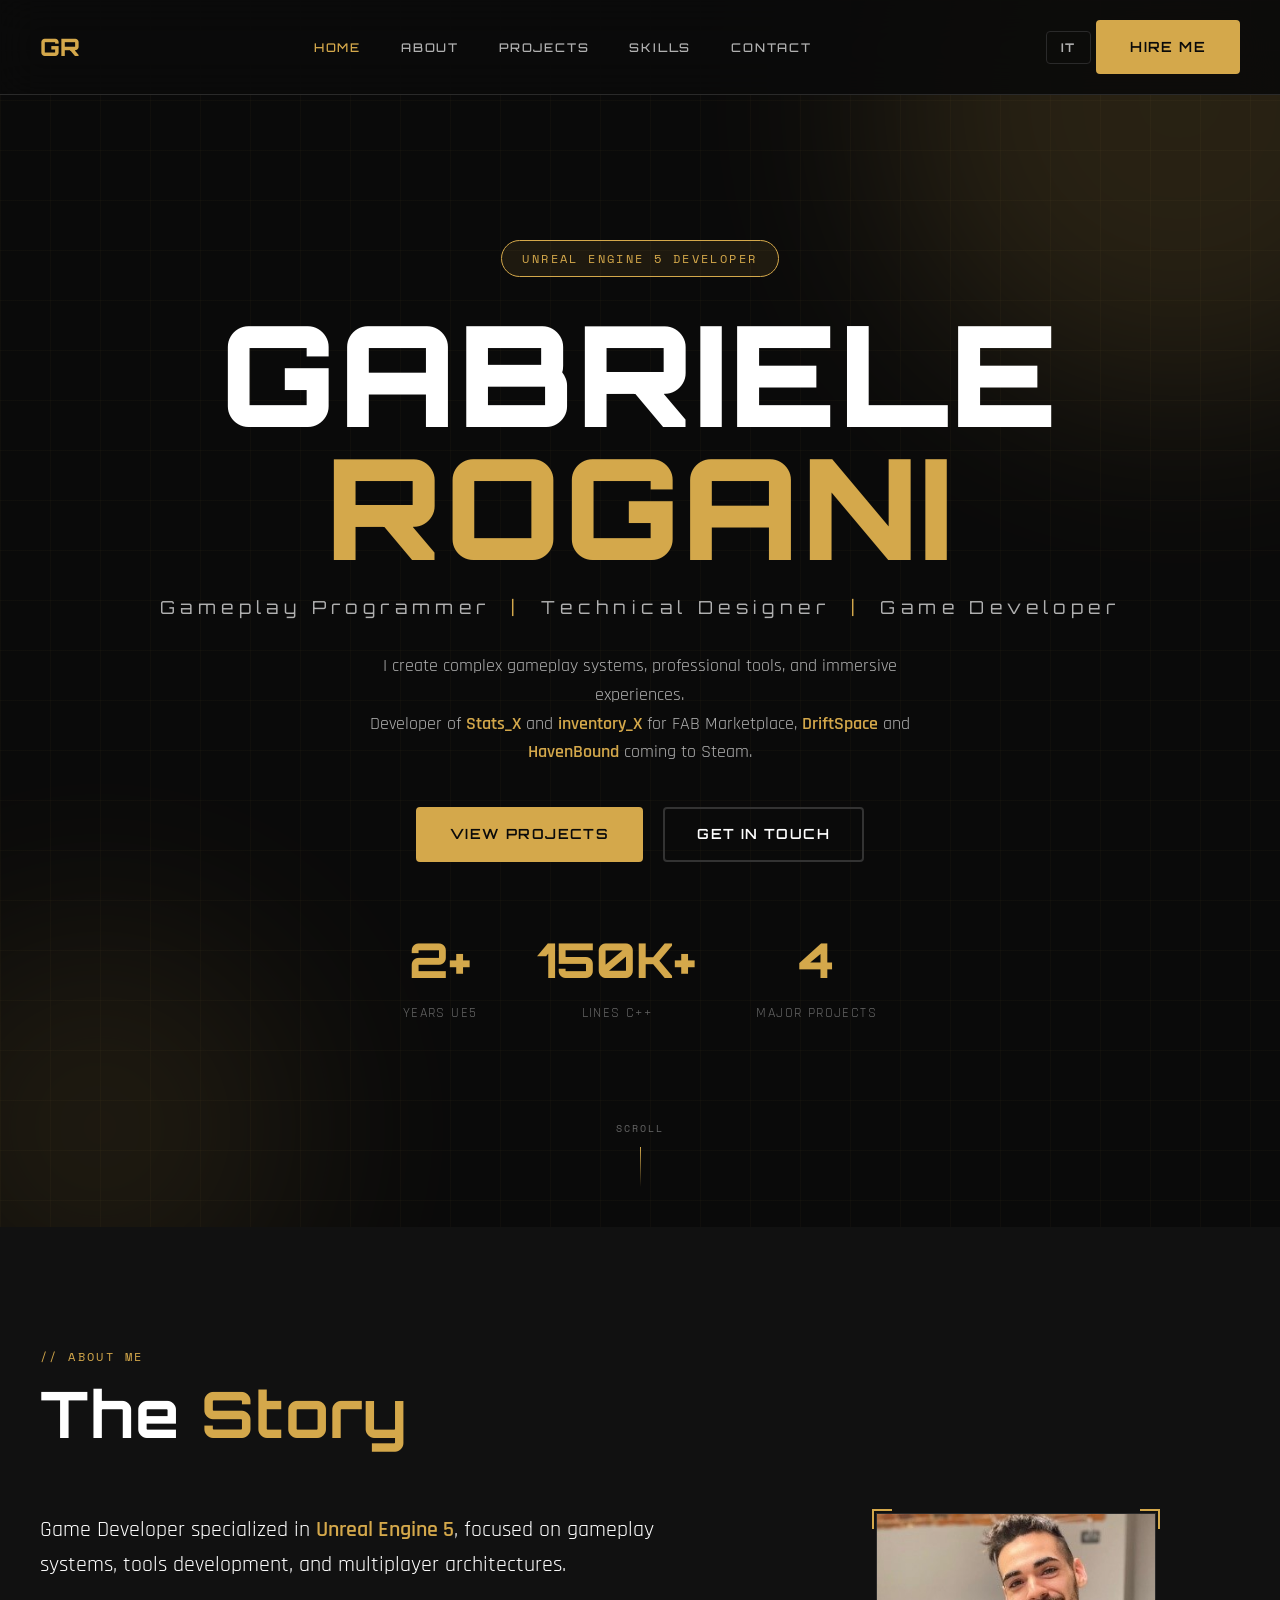
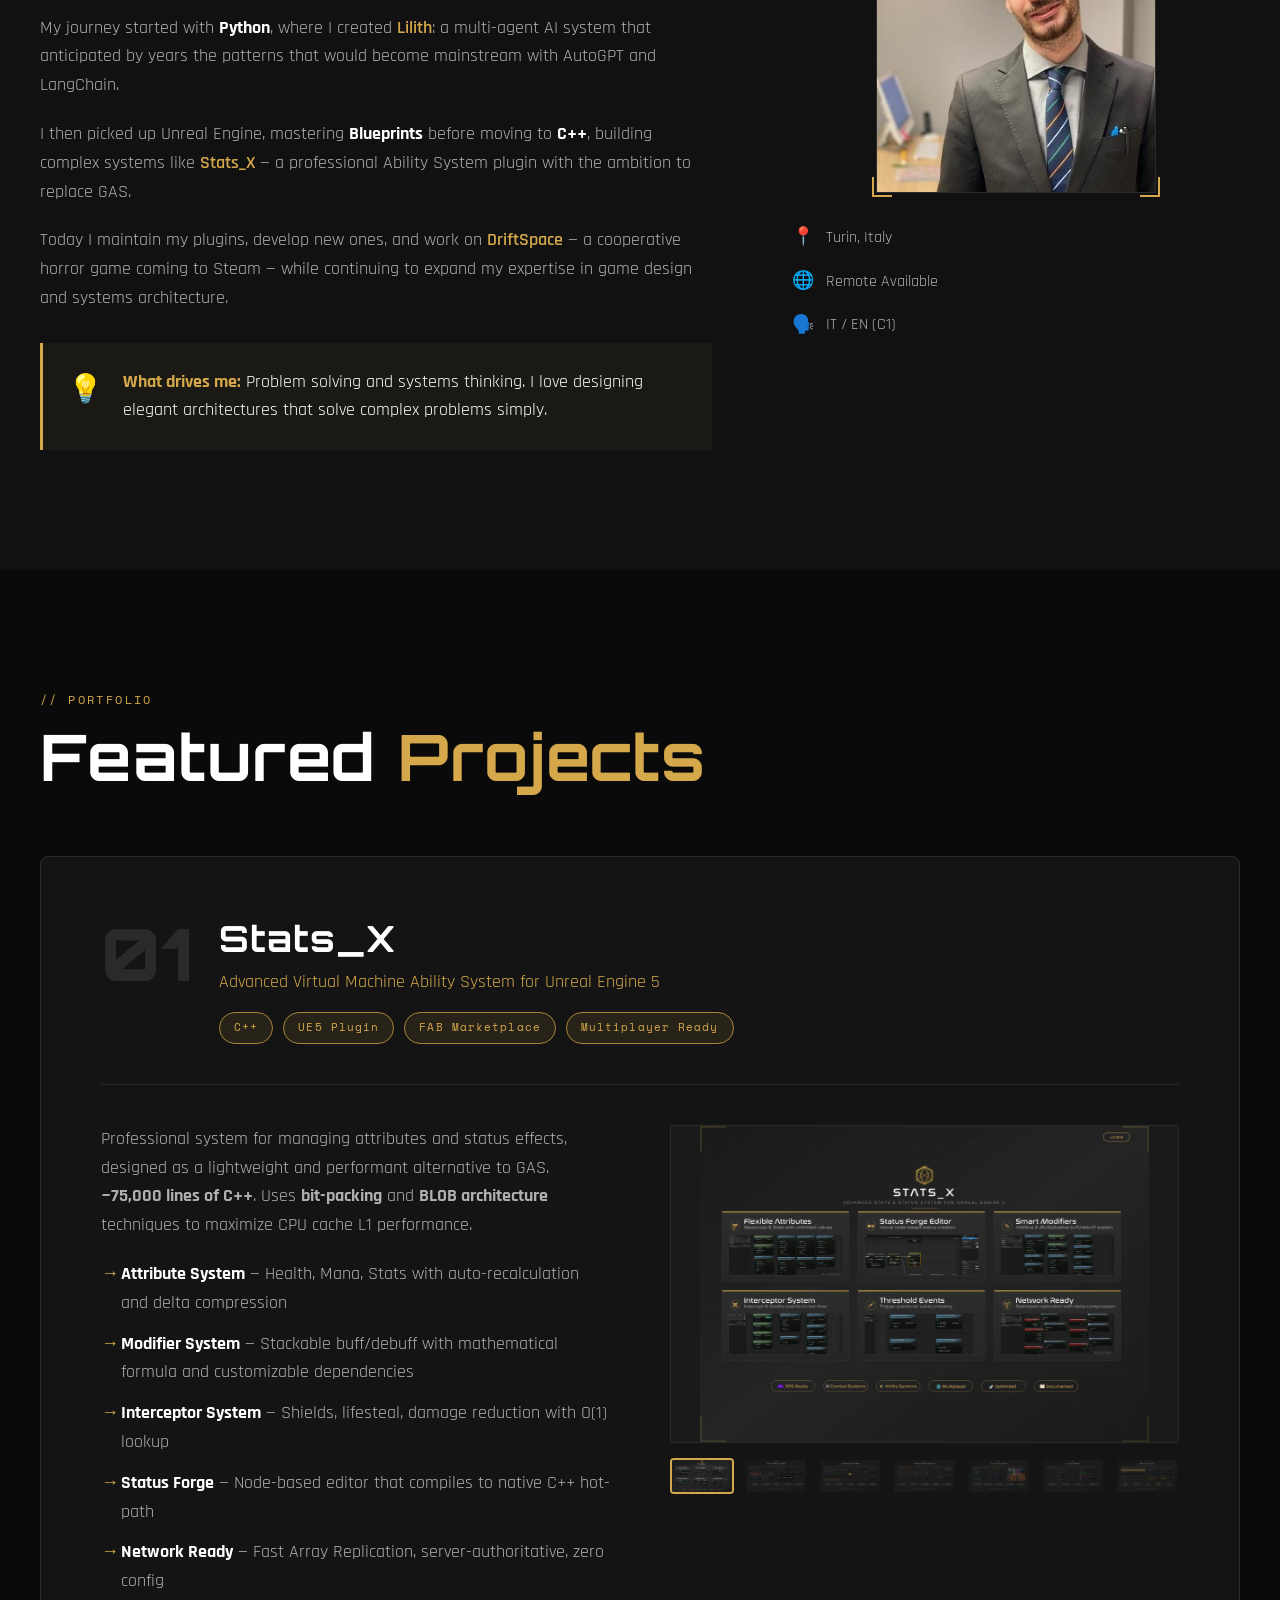
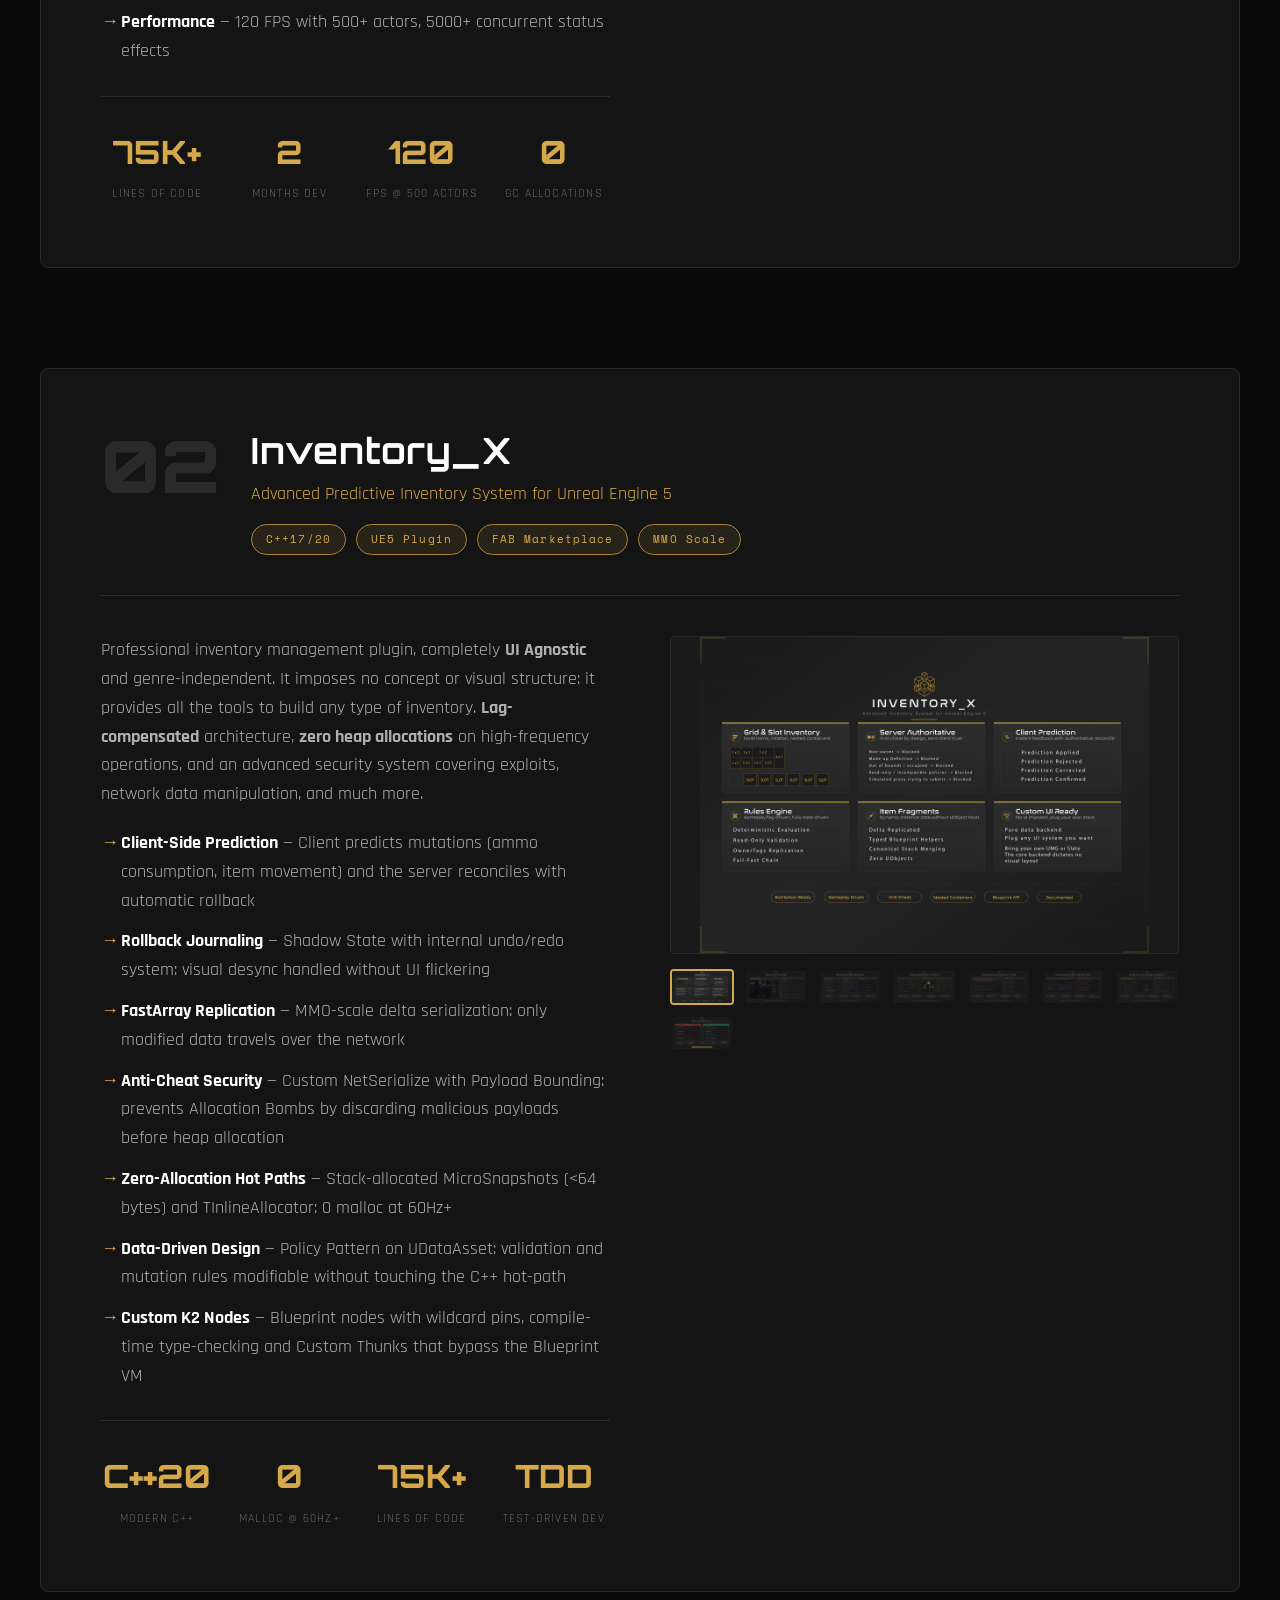
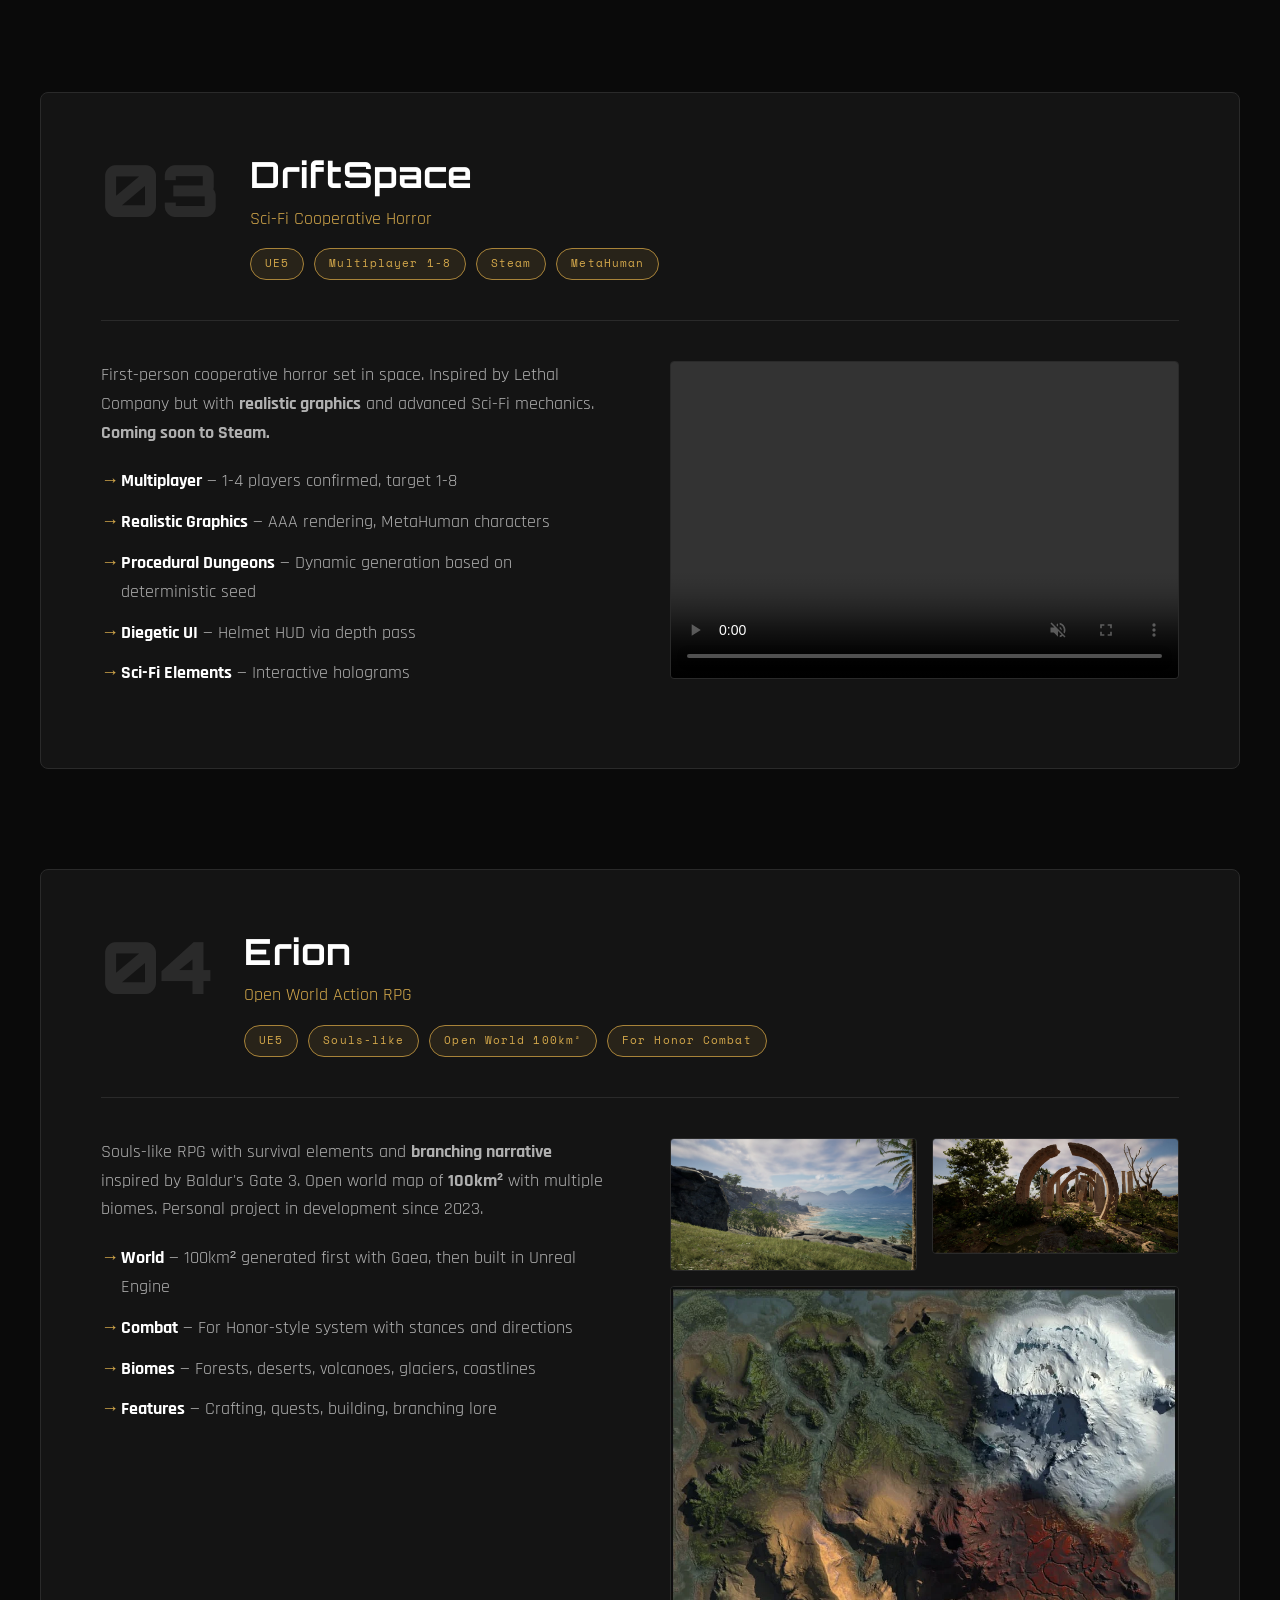
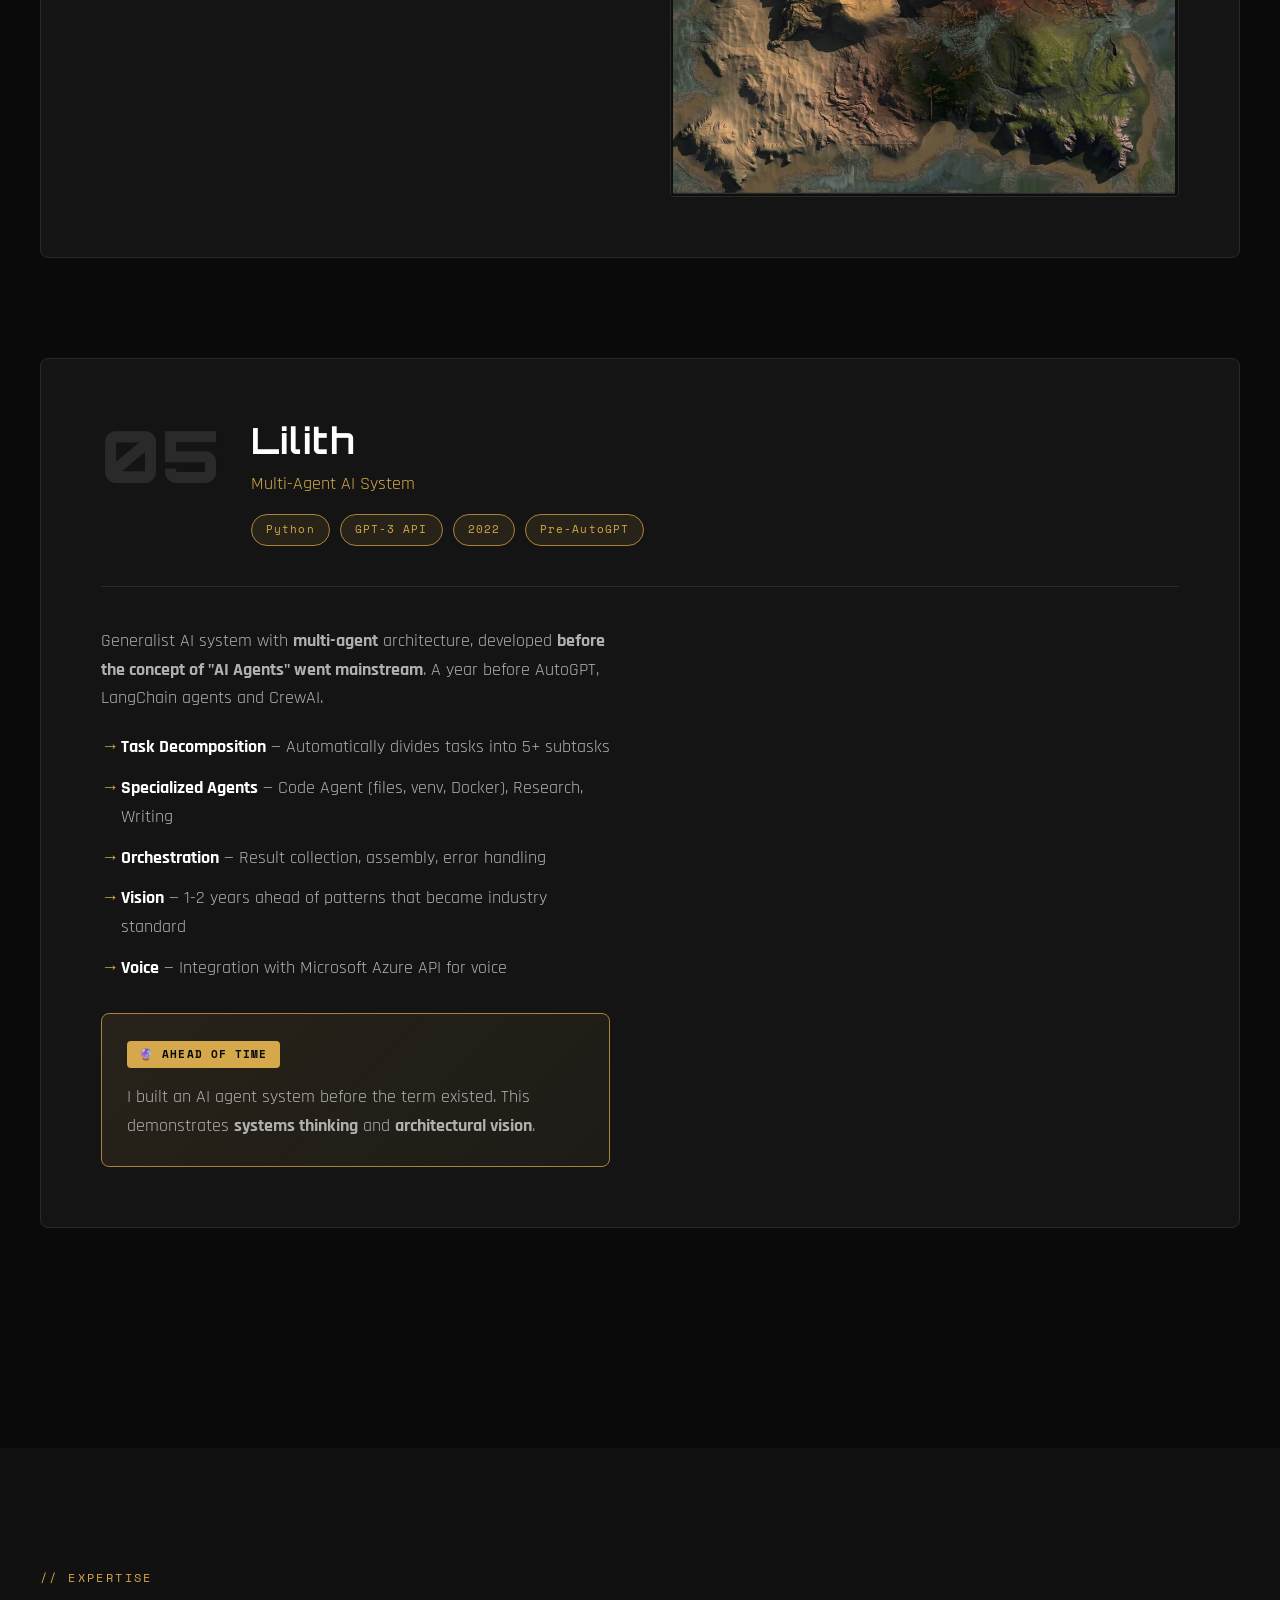
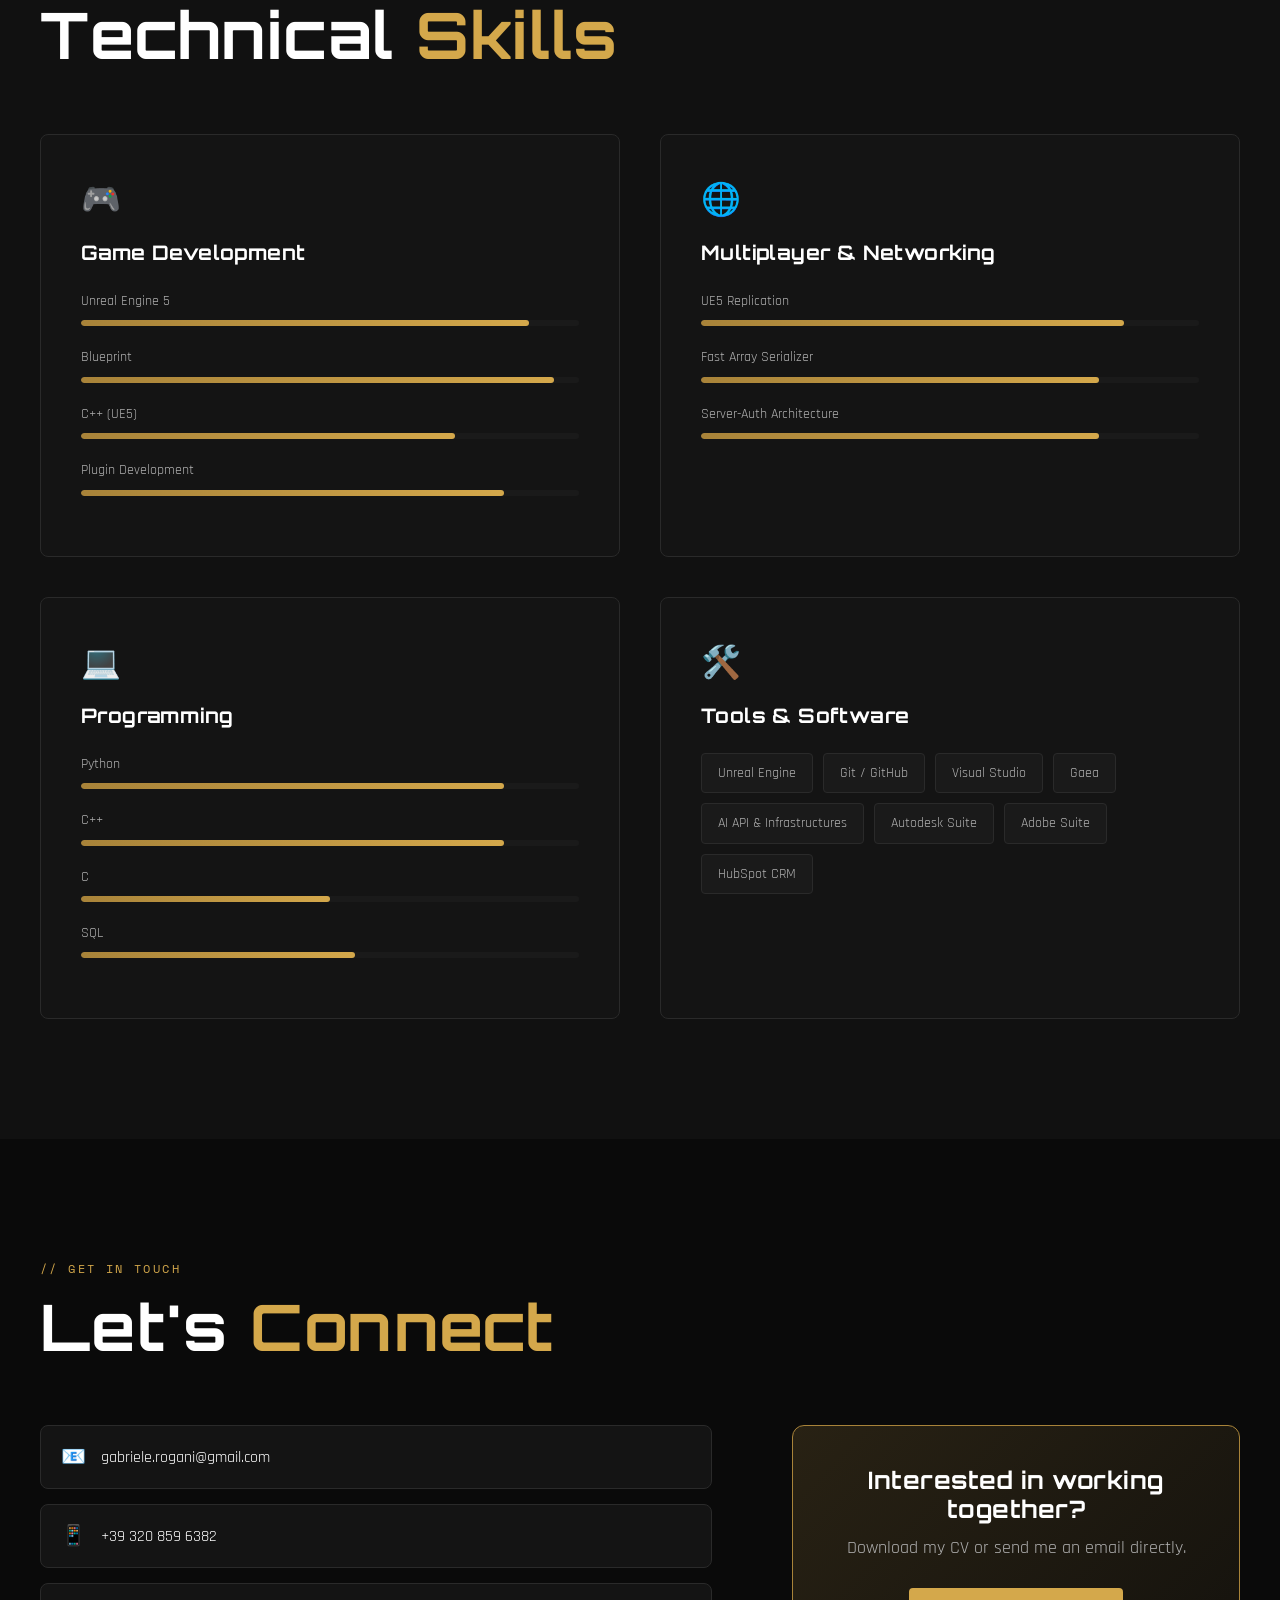
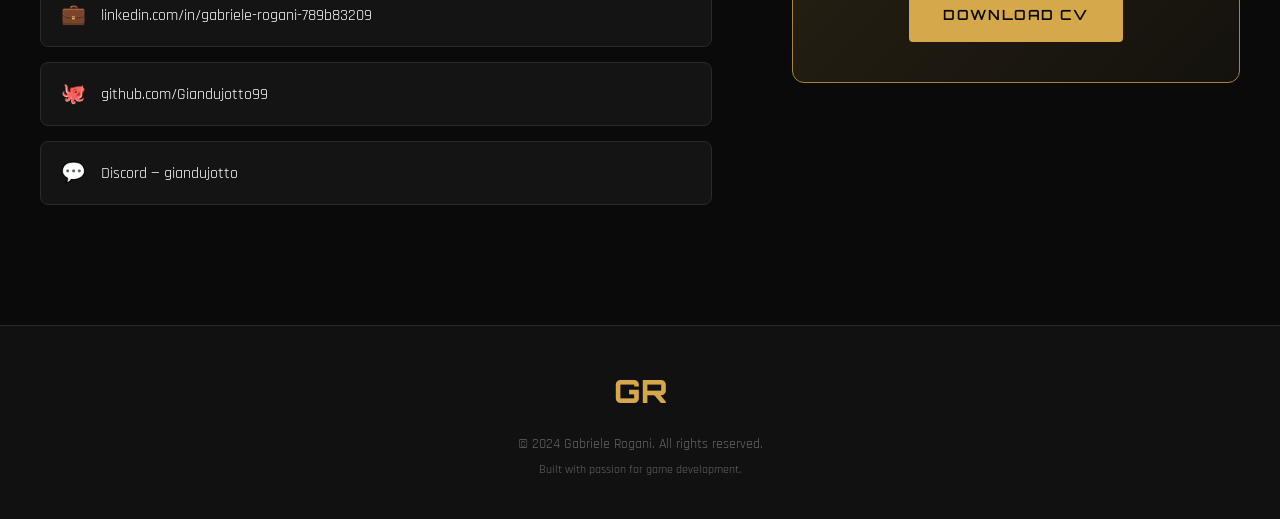
<file: index_en.html>
<!DOCTYPE html>
<html lang="en">
<head>
    <meta charset="UTF-8">
    <meta name="viewport" content="width=device-width, initial-scale=1.0">
    <title>Gabriele Rogani | Game Developer</title>
    <link rel="stylesheet" href="style.css">
    <link rel="preconnect" href="https://fonts.googleapis.com">
    <link rel="preconnect" href="https://fonts.gstatic.com" crossorigin>
    <link href="https://fonts.googleapis.com/css2?family=Orbitron:wght@400;500;600;700;800;900&family=Rajdhani:wght@300;400;500;600;700&family=Space+Mono:wght@400;700&display=swap" rel="stylesheet">
</head>
<body>
    <!-- Navigation -->
    <nav class="navbar">
        <div class="nav-logo">GR</div>
        <ul class="nav-links">
            <li><a href="#home">Home</a></li>
            <li><a href="#about">About</a></li>
            <li><a href="#projects">Projects</a></li>
            <li><a href="#skills">Skills</a></li>
            <li><a href="#contact">Contact</a></li>
        </ul>
        <div class="nav-cta">
            <a href="index.html" class="btn-lang">IT</a>
            <a href="#contact" class="btn btn-primary">Hire Me</a>
        </div>
        <div class="hamburger">
            <span></span>
            <span></span>
            <span></span>
        </div>
    </nav>

    <!-- Hero Section -->
    <section id="home" class="hero">
        <div class="hero-bg">
            <div class="grid-overlay"></div>
            <div class="glow glow-1"></div>
            <div class="glow glow-2"></div>
        </div>
        <div class="hero-content">
            <div class="hero-badge">UNREAL ENGINE 5 DEVELOPER</div>
            <h1 class="hero-title">
                <span class="line">GABRIELE</span>
                <span class="line accent">ROGANI</span>
            </h1>
            <p class="hero-subtitle">Gameplay Programmer <span class="separator">|</span> Technical Designer <span class="separator">|</span> Game Developer</p>
            <p class="hero-description">
                I create complex gameplay systems, professional tools, and immersive experiences.
                <br>Developer of <span class="highlight">Stats_X</span> and <span class="highlight">inventory_X</span> for FAB Marketplace, <span class="highlight">DriftSpace</span> and <span class="highlight">HavenBound</span> coming to Steam.
            </p>
            <div class="hero-cta">
                <a href="#projects" class="btn btn-primary">View Projects</a>
                <a href="#contact" class="btn btn-outline">Get In Touch</a>
            </div>
            <div class="hero-stats">
                <div class="stat">
                    <span class="stat-number">2+</span>
                    <span class="stat-label">Years UE5</span>
                </div>
                <div class="stat">
                    <span class="stat-number">150K+</span>
                    <span class="stat-label">Lines C++</span>
                </div>
                <div class="stat">
                    <span class="stat-number">4</span>
                    <span class="stat-label">Major Projects</span>
                </div>
            </div>
        </div>
        <div class="scroll-indicator">
            <span>Scroll</span>
            <div class="scroll-line"></div>
        </div>
    </section>

    <!-- About Section -->
    <section id="about" class="about">
        <div class="container">
            <div class="section-header">
                <span class="section-tag">// ABOUT ME</span>
                <h2 class="section-title">The <span class="accent">Story</span></h2>
            </div>
            <div class="about-grid">
                <div class="about-text">
                    <p class="lead">Game Developer specialized in <span class="highlight">Unreal Engine 5</span>, focused on gameplay systems, tools development, and multiplayer architectures.</p>
                    <p>My journey started with <strong>Python</strong>, where I created <span class="highlight">Lilith</span>: a multi-agent AI system that anticipated by years the patterns that would become mainstream with AutoGPT and LangChain.</p>
                    <p>I then picked up Unreal Engine, mastering <strong>Blueprints</strong> before moving to <strong>C++</strong>, building complex systems like <span class="highlight">Stats_X</span> — a professional Ability System plugin with the ambition to replace GAS.</p>
                    <p>Today I maintain my plugins, develop new ones, and work on <span class="highlight">DriftSpace</span> — a cooperative horror game coming to Steam — while continuing to expand my expertise in game design and systems architecture.</p>
                    <div class="about-highlight">
                        <div class="highlight-icon">💡</div>
                        <div class="highlight-text">
                            <strong>What drives me:</strong> Problem solving and systems thinking. I love designing elegant architectures that solve complex problems simply.
                        </div>
                    </div>
                </div>
                <div class="about-image">
                    <div class="image-frame">
                        <div class="frame-corner tl"></div>
                        <div class="frame-corner tr"></div>
                        <div class="frame-corner bl"></div>
                        <div class="frame-corner br"></div>
                        <img src="images/io cv.jpg" alt="Gabriele Rogani" class="profile-photo">
                    </div>
                    <div class="about-quick-facts">
                        <div class="fact">
                            <span class="fact-icon">📍</span>
                            <span>Turin, Italy</span>
                        </div>
                        <div class="fact">
                            <span class="fact-icon">🌐</span>
                            <span>Remote Available</span>
                        </div>
                        <div class="fact">
                            <span class="fact-icon">🗣️</span>
                            <span>IT / EN (C1)</span>
                        </div>
                    </div>
                </div>
            </div>
        </div>
    </section>

    <!-- Projects Section -->
    <section id="projects" class="projects">
        <div class="container">
            <div class="section-header">
                <span class="section-tag">// PORTFOLIO</span>
                <h2 class="section-title">Featured <span class="accent">Projects</span></h2>
            </div>

            <!-- Stats_X -->
            <div class="project-showcase" id="statsx">
                <div class="project-header">
                    <div class="project-number">01</div>
                    <div class="project-info">
                        <h3 class="project-title">Stats_X</h3>
                        <p class="project-tagline">Advanced Virtual Machine Ability System for Unreal Engine 5</p>
                        <div class="project-tags">
                            <span class="tag">C++</span>
                            <span class="tag">UE5 Plugin</span>
                            <span class="tag">FAB Marketplace</span>
                            <span class="tag">Multiplayer Ready</span>
                        </div>
                    </div>
                </div>
                <div class="project-content">
                    <div class="project-description">
                        <p>Professional system for managing attributes and status effects, designed as a lightweight and performant alternative to GAS. <strong>~75,000 lines of C++</strong>. Uses <strong>bit-packing</strong> and <strong>BLOB architecture</strong> techniques to maximize CPU cache L1 performance.</p>
                        <ul class="feature-list">
                            <li><strong>Attribute System</strong> — Health, Mana, Stats with auto-recalculation and delta compression</li>
                            <li><strong>Modifier System</strong> — Stackable buff/debuff with mathematical formula and customizable dependencies</li>
                            <li><strong>Interceptor System</strong> — Shields, lifesteal, damage reduction with O(1) lookup</li>
                            <li><strong>Status Forge</strong> — Node-based editor that compiles to native C++ hot-path</li>
                            <li><strong>Network Ready</strong> — Fast Array Replication, server-authoritative, zero config</li>
                            <li><strong>Performance</strong> — 120 FPS with 500+ actors, 5000+ concurrent status effects</li>
                        </ul>
                        <div class="project-stats">
                            <div class="p-stat">
                                <span class="p-stat-value">75K+</span>
                                <span class="p-stat-label">Lines of Code</span>
                            </div>
                            <div class="p-stat">
                                <span class="p-stat-value">2</span>
                                <span class="p-stat-label">Months Dev</span>
                            </div>
                            <div class="p-stat">
                                <span class="p-stat-value">120</span>
                                <span class="p-stat-label">FPS @ 500 actors</span>
                            </div>
                            <div class="p-stat">
                                <span class="p-stat-value">0</span>
                                <span class="p-stat-label">GC Allocations</span>
                            </div>
                        </div>
                    </div>
                    <div class="project-gallery">
                        <div class="gallery-main">
                            <img src="images/infographic_01_withImages.png" alt="Stats_X Overview" class="gallery-image active" data-index="0">
                        </div>
                        <div class="gallery-thumbs">
                            <img src="images/infographic_01_withImages.png" alt="Overview" class="thumb active" data-index="0">
                            <img src="images/infographic_03_attributes.png" alt="Attributes" class="thumb" data-index="1">
                            <img src="images/infographic_04_modifiers.png" alt="Modifiers" class="thumb" data-index="2">
                            <img src="images/infographic_05_interceptors.png" alt="Interceptors" class="thumb" data-index="3">
                            <img src="images/infographic_06_network.png" alt="Network" class="thumb" data-index="4">
                            <img src="images/infographic_02.png" alt="Status Forge" class="thumb" data-index="5">
                            <img src="images/infographic_09_performance.png" alt="Performance" class="thumb" data-index="6">
                        </div>
                    </div>
                </div>
            </div>

            <!-- Inventory_X -->
            <div class="project-showcase" id="inventoryx">
                <div class="project-header">
                    <div class="project-number">02</div>
                    <div class="project-info">
                        <h3 class="project-title">Inventory_X</h3>
                        <p class="project-tagline">Advanced Predictive Inventory System for Unreal Engine 5</p>
                        <div class="project-tags">
                            <span class="tag">C++17/20</span>
                            <span class="tag">UE5 Plugin</span>
                            <span class="tag">FAB Marketplace</span>
                            <span class="tag">MMO Scale</span>
                        </div>
                    </div>
                </div>
                <div class="project-content">
                    <div class="project-description">
                        <p>Professional inventory management plugin, completely <strong>UI Agnostic</strong> and genre-independent. It imposes no concept or visual structure: it provides all the tools to build any type of inventory. <strong>Lag-compensated</strong> architecture, <strong>zero heap allocations</strong> on high-frequency operations, and an advanced security system covering exploits, network data manipulation, and much more.</p>
                        <ul class="feature-list">
                            <li><strong>Client-Side Prediction</strong> — Client predicts mutations (ammo consumption, item movement) and the server reconciles with automatic rollback</li>
                            <li><strong>Rollback Journaling</strong> — Shadow State with internal undo/redo system: visual desync handled without UI flickering</li>
                            <li><strong>FastArray Replication</strong> — MMO-scale delta serialization: only modified data travels over the network</li>
                            <li><strong>Anti-Cheat Security</strong> — Custom NetSerialize with Payload Bounding: prevents Allocation Bombs by discarding malicious payloads before heap allocation</li>
                            <li><strong>Zero-Allocation Hot Paths</strong> — Stack-allocated MicroSnapshots (&lt;64 bytes) and TInlineAllocator: 0 malloc at 60Hz+</li>
                            <li><strong>Data-Driven Design</strong> — Policy Pattern on UDataAsset: validation and mutation rules modifiable without touching the C++ hot-path</li>
                            <li><strong>Custom K2 Nodes</strong> — Blueprint nodes with wildcard pins, compile-time type-checking and Custom Thunks that bypass the Blueprint VM</li>
                        </ul>
                        <div class="project-stats">
                            <div class="p-stat">
                                <span class="p-stat-value">C++20</span>
                                <span class="p-stat-label">Modern C++</span>
                            </div>
                            <div class="p-stat">
                                <span class="p-stat-value">0</span>
                                <span class="p-stat-label">malloc @ 60Hz+</span>
                            </div>
                            <div class="p-stat">
                                <span class="p-stat-value">75K+</span>
                                <span class="p-stat-label">Lines of Code</span>
                            </div>
                            <div class="p-stat">
                                <span class="p-stat-value">TDD</span>
                                <span class="p-stat-label">Test-Driven Dev</span>
                            </div>
                        </div>
                    </div>
                    <div class="project-gallery">
                        <div class="gallery-main">
                            <img src="images/Inventory_X Infografica 1 2k.png" alt="Inventory_X Overview" class="gallery-image active" data-index="0">
                        </div>
                        <div class="gallery-thumbs">
                            <img src="images/Inventory_X Infografica 1 2k.png" alt="Overview" class="thumb active" data-index="0">
                            <img src="images/Inventory_X Infografica 2 2k.png" alt="Infographic 2" class="thumb" data-index="1">
                            <img src="images/Inventory_X Infografica 3 2k.png" alt="Infographic 3" class="thumb" data-index="2">
                            <img src="images/Inventory_X Infografica 4 2k.png" alt="Infographic 4" class="thumb" data-index="3">
                            <img src="images/Inventory_X Infografica 5 2k.png" alt="Infographic 5" class="thumb" data-index="4">
                            <img src="images/Inventory_X Infografica 6 2k.png" alt="Infographic 6" class="thumb" data-index="5">
                            <img src="images/Inventory_X Infografica 7 2k.png" alt="Infographic 7" class="thumb" data-index="6">
                            <img src="images/Inventory_X Infografica 8 2k.png" alt="Infographic 8" class="thumb" data-index="7">
                        </div>
                    </div>
                </div>
            </div>

            <!-- DriftSpace -->
            <div class="project-showcase" id="driftspace">
                <div class="project-header">
                    <div class="project-number">03</div>
                    <div class="project-info">
                        <h3 class="project-title">DriftSpace</h3>
                        <p class="project-tagline">Sci-Fi Cooperative Horror</p>
                        <div class="project-tags">
                            <span class="tag">UE5</span>
                            <span class="tag">Multiplayer 1-8</span>
                            <span class="tag">Steam</span>
                            <span class="tag">MetaHuman</span>
                        </div>
                    </div>
                </div>
                <div class="project-content">
                    <div class="project-description">
                        <p>First-person cooperative horror set in space. Inspired by Lethal Company but with <strong>realistic graphics</strong> and advanced Sci-Fi mechanics. <strong>Coming soon to Steam.</strong></p>
                        <ul class="feature-list">
                            <li><strong>Multiplayer</strong> — 1-4 players confirmed, target 1-8</li>
                            <li><strong>Realistic Graphics</strong> — AAA rendering, MetaHuman characters</li>
                            <li><strong>Procedural Dungeons</strong> — Dynamic generation based on deterministic seed</li>
                            <li><strong>Diegetic UI</strong> — Helmet HUD via depth pass</li>
                            <li><strong>Sci-Fi Elements</strong> — Interactive holograms</li>
                        </ul>
                    </div>
                    <div class="project-gallery">
                        <div class="gallery-main">
                            <video class="gallery-image active" controls muted loop playsinline>
                                <source src="https://github.com/Giandujotto99/GabrieleRogani.github.io/releases/download/media/Driftspace.sample.video.mp4" type="video/mp4">
                            </video>
                        </div>
                    </div>
                </div>
            </div>

            <!-- Erion -->
            <div class="project-showcase" id="erion">
                <div class="project-header">
                    <div class="project-number">04</div>
                    <div class="project-info">
                        <h3 class="project-title">Erion</h3>
                        <p class="project-tagline">Open World Action RPG</p>
                        <div class="project-tags">
                            <span class="tag">UE5</span>
                            <span class="tag">Souls-like</span>
                            <span class="tag">Open World 100km²</span>
                            <span class="tag">For Honor Combat</span>
                        </div>
                    </div>
                </div>
                <div class="project-content">
                    <div class="project-description">
                        <p>Souls-like RPG with survival elements and <strong>branching narrative</strong> inspired by Baldur's Gate 3. Open world map of <strong>100km²</strong> with multiple biomes. Personal project in development since 2023.</p>
                        <ul class="feature-list">
                            <li><strong>World</strong> — 100km² generated first with Gaea, then built in Unreal Engine</li>
                            <li><strong>Combat</strong> — For Honor-style system with stances and directions</li>
                            <li><strong>Biomes</strong> — Forests, deserts, volcanoes, glaciers, coastlines</li>
                            <li><strong>Features</strong> — Crafting, quests, building, branching lore</li>
                        </ul>
                    </div>
                    <div class="project-gallery erion-gallery">
                        <div class="gallery-grid">
                            <img src="images/Erion_SpawnP_NW1.jpeg" alt="Erion Coastal View" class="gallery-item">
                            <img src="images/Erion_RuinNecromancer.png" alt="Erion Ruins" class="gallery-item">
                            <img src="images/ErionMap_-_GaeaView.png" alt="Erion World Map" class="gallery-item map">
                        </div>
                    </div>
                </div>
            </div>

            <!-- Lilith -->
            <div class="project-showcase" id="lilith">
                <div class="project-header">
                    <div class="project-number">05</div>
                    <div class="project-info">
                        <h3 class="project-title">Lilith</h3>
                        <p class="project-tagline">Multi-Agent AI System</p>
                        <div class="project-tags">
                            <span class="tag">Python</span>
                            <span class="tag">GPT-3 API</span>
                            <span class="tag">2022</span>
                            <span class="tag">Pre-AutoGPT</span>
                        </div>
                    </div>
                </div>
                <div class="project-content">
                    <div class="project-description">
                        <p>Generalist AI system with <strong>multi-agent</strong> architecture, developed <strong>before the concept of "AI Agents" went mainstream</strong>. A year before AutoGPT, LangChain agents and CrewAI.</p>
                        <ul class="feature-list">
                            <li><strong>Task Decomposition</strong> — Automatically divides tasks into 5+ subtasks</li>
                            <li><strong>Specialized Agents</strong> — Code Agent (files, venv, Docker), Research, Writing</li>
                            <li><strong>Orchestration</strong> — Result collection, assembly, error handling</li>
                            <li><strong>Vision</strong> — 1-2 years ahead of patterns that became industry standard</li>
                            <li><strong>Voice</strong> — Integration with Microsoft Azure API for voice</li>
                        </ul>
                        <div class="lilith-highlight">
                            <div class="highlight-badge">🔮 AHEAD OF TIME</div>
                            <p>I built an AI agent system before the term existed. This demonstrates <strong>systems thinking</strong> and <strong>architectural vision</strong>.</p>
                        </div>
                    </div>
                </div>
            </div>
        </div>
    </section>

    <!-- Skills Section -->
    <section id="skills" class="skills">
        <div class="container">
            <div class="section-header">
                <span class="section-tag">// EXPERTISE</span>
                <h2 class="section-title">Technical <span class="accent">Skills</span></h2>
            </div>
            <div class="skills-grid">
                <div class="skill-category">
                    <div class="skill-icon">🎮</div>
                    <h3>Game Development</h3>
                    <div class="skill-items">
                        <div class="skill-item">
                            <span class="skill-name">Unreal Engine 5</span>
                            <div class="skill-bar"><div class="skill-fill" style="width: 90%"></div></div>
                        </div>
                        <div class="skill-item">
                            <span class="skill-name">Blueprint</span>
                            <div class="skill-bar"><div class="skill-fill" style="width: 95%"></div></div>
                        </div>
                        <div class="skill-item">
                            <span class="skill-name">C++ (UE5)</span>
                            <div class="skill-bar"><div class="skill-fill" style="width: 75%"></div></div>
                        </div>
                        <div class="skill-item">
                            <span class="skill-name">Plugin Development</span>
                            <div class="skill-bar"><div class="skill-fill" style="width: 85%"></div></div>
                        </div>
                    </div>
                </div>
                <div class="skill-category">
                    <div class="skill-icon">🌐</div>
                    <h3>Multiplayer & Networking</h3>
                    <div class="skill-items">
                        <div class="skill-item">
                            <span class="skill-name">UE5 Replication</span>
                            <div class="skill-bar"><div class="skill-fill" style="width: 85%"></div></div>
                        </div>
                        <div class="skill-item">
                            <span class="skill-name">Fast Array Serializer</span>
                            <div class="skill-bar"><div class="skill-fill" style="width: 80%"></div></div>
                        </div>
                        <div class="skill-item">
                            <span class="skill-name">Server-Auth Architecture</span>
                            <div class="skill-bar"><div class="skill-fill" style="width: 80%"></div></div>
                        </div>
                    </div>
                </div>
                <div class="skill-category">
                    <div class="skill-icon">💻</div>
                    <h3>Programming</h3>
                    <div class="skill-items">
                        <div class="skill-item">
                            <span class="skill-name">Python</span>
                            <div class="skill-bar"><div class="skill-fill" style="width: 85%"></div></div>
                        </div>
                        <div class="skill-item">
                            <span class="skill-name">C++</span>
                            <div class="skill-bar"><div class="skill-fill" style="width: 85%"></div></div>
                        </div>
                        <div class="skill-item">
                            <span class="skill-name">C</span>
                            <div class="skill-bar"><div class="skill-fill" style="width: 50%"></div></div>
                        </div>
                        <div class="skill-item">
                            <span class="skill-name">SQL</span>
                            <div class="skill-bar"><div class="skill-fill" style="width: 55%"></div></div>
                        </div>
                    </div>
                </div>
                <div class="skill-category">
                    <div class="skill-icon">🛠️</div>
                    <h3>Tools & Software</h3>
                    <div class="skill-tags">
                        <span class="skill-tag">Unreal Engine</span>
                        <span class="skill-tag">Git / GitHub</span>
                        <span class="skill-tag">Visual Studio</span>
                        <span class="skill-tag">Gaea</span>
                        <span class="skill-tag">AI API &amp; Infrastructures</span>
                        <span class="skill-tag">Autodesk Suite</span>
                        <span class="skill-tag">Adobe Suite</span>
                        <span class="skill-tag">HubSpot CRM</span>
                    </div>
                </div>
            </div>
        </div>
    </section>

    <!-- Contact Section -->
    <section id="contact" class="contact">
        <div class="container">
            <div class="section-header">
                <span class="section-tag">// GET IN TOUCH</span>
                <h2 class="section-title">Let's <span class="accent">Connect</span></h2>
            </div>
            <div class="contact-content">
                <div class="contact-info">
                    <div class="contact-links">
                        <a href="mailto:gabriele.rogani@gmail.com" class="contact-link">
                            <span class="contact-icon">📧</span>
                            <span class="contact-text">gabriele.rogani@gmail.com</span>
                        </a>
                        <a href="tel:+393208596382" class="contact-link">
                            <span class="contact-icon">📱</span>
                            <span class="contact-text">+39 320 859 6382</span>
                        </a>
                        <a href="https://linkedin.com/in/gabriele-rogani-789b83209" class="contact-link" target="_blank" rel="noopener">
                            <span class="contact-icon">💼</span>
                            <span class="contact-text">linkedin.com/in/gabriele-rogani-789b83209</span>
                        </a>
                        <a href="https://github.com/Giandujotto99" class="contact-link" target="_blank" rel="noopener">
                            <span class="contact-icon">🐙</span>
                            <span class="contact-text">github.com/Giandujotto99</span>
                        </a>
                        <a href="#" class="contact-link">
                            <span class="contact-icon">💬</span>
                            <span class="contact-text">Discord — giandujotto</span>
                        </a>
                    </div>
                </div>
                <div class="contact-cta">
                    <div class="cta-box">
                        <h3>Interested in working together?</h3>
                        <p>Download my CV or send me an email directly.</p>
                        <a href="CV_Rogani_Gabriele_EN.pdf" class="btn btn-primary" download>Download CV</a>
                    </div>
                </div>
            </div>
        </div>
    </section>

    <!-- Footer -->
    <footer class="footer">
        <div class="container">
            <div class="footer-content">
                <div class="footer-logo">GR</div>
                <p class="footer-text">© 2024 Gabriele Rogani. All rights reserved.</p>
                <p class="footer-note">Built with passion for game development.</p>
            </div>
        </div>
    </footer>

    <script src="script.js"></script>
</body>
</html>
</file>
<file: style.css>
/* ========== VARIABLES ========== */
:root {
    --bg-primary: #0a0a0a;
    --bg-secondary: #111111;
    --bg-tertiary: #1a1a1a;
    --bg-card: #141414;
    --accent: #D4A84B;
    --accent-dim: #a88339;
    --accent-glow: rgba(212, 168, 75, 0.3);
    --text-primary: #ffffff;
    --text-secondary: #b0b0b0;
    --text-muted: #666666;
    --border: #2a2a2a;
    --border-light: #333333;
    --font-display: 'Orbitron', sans-serif;
    --font-body: 'Rajdhani', sans-serif;
    --font-mono: 'Space Mono', monospace;
}

/* ========== RESET & BASE ========== */
*, *::before, *::after {
    margin: 0;
    padding: 0;
    box-sizing: border-box;
}

html {
    scroll-behavior: smooth;
}

body {
    font-family: var(--font-body);
    font-size: 18px;
    font-weight: 400;
    line-height: 1.6;
    color: var(--text-primary);
    background: var(--bg-primary);
    overflow-x: hidden;
}

.container {
    max-width: 1400px;
    margin: 0 auto;
    padding: 0 40px;
}

a {
    color: inherit;
    text-decoration: none;
}

img {
    max-width: 100%;
    height: auto;
}

/* ========== TYPOGRAPHY ========== */
h1, h2, h3, h4, h5, h6 {
    font-family: var(--font-display);
    font-weight: 700;
    line-height: 1.2;
    letter-spacing: 0.02em;
}

.accent {
    color: var(--accent);
}

.highlight {
    color: var(--accent);
    font-weight: 600;
}

/* ========== BUTTONS ========== */
.btn {
    display: inline-flex;
    align-items: center;
    justify-content: center;
    padding: 14px 32px;
    font-family: var(--font-display);
    font-size: 14px;
    font-weight: 600;
    letter-spacing: 0.1em;
    text-transform: uppercase;
    border-radius: 4px;
    cursor: pointer;
    transition: all 0.3s ease;
}

.btn-primary {
    background: var(--accent);
    color: var(--bg-primary);
    border: 2px solid var(--accent);
}

.btn-lang {
    display: inline-flex;
    align-items: center;
    justify-content: center;
    padding: 6px 14px;
    font-family: var(--font-display);
    font-size: 12px;
    font-weight: 700;
    letter-spacing: 0.15em;
    text-transform: uppercase;
    border: 1px solid var(--border);
    color: var(--text-secondary);
    border-radius: 4px;
    text-decoration: none;
    transition: all 0.3s ease;
}

.btn-lang:hover {
    border-color: var(--accent);
    color: var(--accent);
}

.btn-primary:hover {
    background: transparent;
    color: var(--accent);
    box-shadow: 0 0 30px var(--accent-glow);
}

.btn-outline {
    background: transparent;
    color: var(--text-primary);
    border: 2px solid var(--border-light);
}

.btn-outline:hover {
    border-color: var(--accent);
    color: var(--accent);
}

/* ========== NAVBAR ========== */
.navbar {
    position: fixed;
    top: 0;
    left: 0;
    right: 0;
    z-index: 1000;
    display: flex;
    align-items: center;
    justify-content: space-between;
    padding: 20px 40px;
    background: rgba(10, 10, 10, 0.9);
    backdrop-filter: blur(20px);
    border-bottom: 1px solid var(--border);
}

.nav-logo {
    font-family: var(--font-display);
    font-size: 24px;
    font-weight: 800;
    color: var(--accent);
}

.nav-links {
    display: flex;
    gap: 40px;
    list-style: none;
}

.nav-links a {
    font-family: var(--font-display);
    font-size: 12px;
    font-weight: 500;
    letter-spacing: 0.15em;
    text-transform: uppercase;
    color: var(--text-secondary);
    transition: color 0.3s ease;
}

.nav-links a:hover {
    color: var(--accent);
}

.hamburger {
    display: none;
    flex-direction: column;
    gap: 5px;
    cursor: pointer;
}

.hamburger span {
    width: 25px;
    height: 2px;
    background: var(--text-primary);
    transition: all 0.3s ease;
}

/* ========== HERO ========== */
.hero {
    position: relative;
    min-height: 100vh;
    display: flex;
    align-items: center;
    justify-content: center;
    overflow: hidden;
}

.hero-bg {
    position: absolute;
    inset: 0;
    z-index: 0;
}

.grid-overlay {
    position: absolute;
    inset: 0;
    background-image: 
        linear-gradient(rgba(212, 168, 75, 0.03) 1px, transparent 1px),
        linear-gradient(90deg, rgba(212, 168, 75, 0.03) 1px, transparent 1px);
    background-size: 50px 50px;
}

.glow {
    position: absolute;
    border-radius: 50%;
    filter: blur(100px);
    opacity: 0.5;
}

.glow-1 {
    width: 600px;
    height: 600px;
    background: var(--accent);
    top: -200px;
    right: -200px;
    opacity: 0.15;
}

.glow-2 {
    width: 400px;
    height: 400px;
    background: var(--accent);
    bottom: -100px;
    left: -100px;
    opacity: 0.1;
}

.hero-content {
    position: relative;
    z-index: 1;
    text-align: center;
    padding: 120px 40px 80px;
}

.hero-badge {
    display: inline-block;
    padding: 8px 20px;
    background: rgba(212, 168, 75, 0.1);
    border: 1px solid var(--accent);
    border-radius: 50px;
    font-family: var(--font-mono);
    font-size: 12px;
    letter-spacing: 0.2em;
    color: var(--accent);
    margin-bottom: 30px;
    animation: fadeInDown 0.8s ease;
}

.hero-title {
    font-size: clamp(60px, 12vw, 140px);
    font-weight: 900;
    line-height: 0.95;
    margin-bottom: 20px;
}

.hero-title .line {
    display: block;
    animation: fadeInUp 0.8s ease backwards;
}

.hero-title .line:nth-child(1) { animation-delay: 0.2s; }
.hero-title .line:nth-child(2) { animation-delay: 0.4s; }

.hero-subtitle {
    font-family: var(--font-display);
    font-size: 18px;
    font-weight: 400;
    letter-spacing: 0.3em;
    color: var(--text-secondary);
    margin-bottom: 30px;
    animation: fadeIn 0.8s ease 0.6s backwards;
}

.hero-subtitle .separator {
    color: var(--accent);
    margin: 0 10px;
}

.hero-description {
    max-width: 600px;
    margin: 0 auto 40px;
    font-size: 18px;
    color: var(--text-secondary);
    animation: fadeIn 0.8s ease 0.8s backwards;
}

.hero-cta {
    display: flex;
    gap: 20px;
    justify-content: center;
    margin-bottom: 60px;
    animation: fadeIn 0.8s ease 1s backwards;
}

.hero-stats {
    display: flex;
    gap: 60px;
    justify-content: center;
    animation: fadeIn 0.8s ease 1.2s backwards;
}

.stat {
    text-align: center;
}

.stat-number {
    display: block;
    font-family: var(--font-display);
    font-size: 48px;
    font-weight: 800;
    color: var(--accent);
}

.stat-label {
    font-size: 14px;
    letter-spacing: 0.1em;
    text-transform: uppercase;
    color: var(--text-muted);
}

.scroll-indicator {
    position: absolute;
    bottom: 40px;
    left: 50%;
    transform: translateX(-50%);
    display: flex;
    flex-direction: column;
    align-items: center;
    gap: 10px;
    animation: bounce 2s infinite;
}

.scroll-indicator span {
    font-family: var(--font-mono);
    font-size: 10px;
    letter-spacing: 0.2em;
    text-transform: uppercase;
    color: var(--text-muted);
}

.scroll-line {
    width: 1px;
    height: 40px;
    background: linear-gradient(to bottom, var(--accent), transparent);
}

/* ========== SECTIONS ========== */
section {
    padding: 120px 0;
}

.section-header {
    margin-bottom: 60px;
}

.section-tag {
    display: block;
    font-family: var(--font-mono);
    font-size: 12px;
    letter-spacing: 0.2em;
    color: var(--accent);
    margin-bottom: 10px;
}

.section-title {
    font-size: clamp(40px, 6vw, 64px);
}

/* ========== ABOUT ========== */
.about {
    background: var(--bg-secondary);
}

.about-grid {
    display: grid;
    grid-template-columns: 1.2fr 0.8fr;
    gap: 80px;
    align-items: start;
}

.about-text p {
    margin-bottom: 20px;
    color: var(--text-secondary);
}

.about-text .lead {
    font-size: 22px;
    color: var(--text-primary);
    margin-bottom: 30px;
}

.about-text strong {
    color: var(--text-primary);
}

.about-highlight {
    display: flex;
    gap: 20px;
    padding: 25px;
    background: rgba(212, 168, 75, 0.05);
    border-left: 3px solid var(--accent);
    margin-top: 30px;
}

.highlight-icon {
    font-size: 28px;
}

.highlight-text strong {
    color: var(--accent);
}

.about-image {
    position: sticky;
    top: 120px;
}

.image-frame {
    position: relative;
    aspect-ratio: 1;
    background: var(--bg-tertiary);
    border: 1px solid var(--border);
    max-width: 280px;
    margin: 0 auto;
}

.frame-corner {
    position: absolute;
    width: 20px;
    height: 20px;
    border: 2px solid var(--accent);
}

.frame-corner.tl { top: -5px; left: -5px; border-right: none; border-bottom: none; }
.frame-corner.tr { top: -5px; right: -5px; border-left: none; border-bottom: none; }
.frame-corner.bl { bottom: -5px; left: -5px; border-right: none; border-top: none; }
.frame-corner.br { bottom: -5px; right: -5px; border-left: none; border-top: none; }

.image-placeholder {
    width: 100%;
    height: 100%;
    display: flex;
    align-items: center;
    justify-content: center;
}

.placeholder-text {
    font-family: var(--font-display);
    font-size: 80px;
    font-weight: 900;
    color: var(--border);
}

.profile-photo {
    width: 100%;
    height: 100%;
    object-fit: contain;
    object-position: center top;
    display: block;
}

.about-quick-facts {
    display: flex;
    flex-direction: column;
    gap: 15px;
    margin-top: 30px;
}

.fact {
    display: flex;
    align-items: center;
    gap: 12px;
    font-size: 16px;
    color: var(--text-secondary);
}

.fact-icon {
    font-size: 18px;
}

/* ========== PROJECTS ========== */
.projects {
    background: var(--bg-primary);
}

.project-showcase {
    margin-bottom: 100px;
    padding: 60px;
    background: var(--bg-card);
    border: 1px solid var(--border);
    border-radius: 8px;
}

.project-header {
    display: flex;
    align-items: flex-start;
    gap: 30px;
    margin-bottom: 40px;
    padding-bottom: 40px;
    border-bottom: 1px solid var(--border);
}

.project-number {
    font-family: var(--font-display);
    font-size: 72px;
    font-weight: 900;
    color: var(--border);
    line-height: 1;
}

.project-title {
    font-size: 36px;
    margin-bottom: 8px;
}

.project-tagline {
    font-size: 18px;
    color: var(--accent);
    margin-bottom: 15px;
}

.project-tags {
    display: flex;
    flex-wrap: wrap;
    gap: 10px;
}

.tag {
    padding: 6px 14px;
    background: rgba(212, 168, 75, 0.1);
    border: 1px solid var(--accent-dim);
    border-radius: 50px;
    font-family: var(--font-mono);
    font-size: 11px;
    letter-spacing: 0.1em;
    color: var(--accent);
}

.project-content {
    display: grid;
    grid-template-columns: 1fr 1fr;
    gap: 60px;
}

.project-description p {
    margin-bottom: 20px;
    color: var(--text-secondary);
}

.feature-list {
    list-style: none;
    margin: 20px 0;
}

.feature-list li {
    position: relative;
    padding-left: 20px;
    margin-bottom: 12px;
    color: var(--text-secondary);
}

.feature-list li::before {
    content: '→';
    position: absolute;
    left: 0;
    color: var(--accent);
}

.feature-list li strong {
    color: var(--text-primary);
}

.project-stats {
    display: grid;
    grid-template-columns: repeat(4, 1fr);
    gap: 20px;
    margin-top: 30px;
    padding-top: 30px;
    border-top: 1px solid var(--border);
}

.p-stat {
    text-align: center;
}

.p-stat-value {
    display: block;
    font-family: var(--font-display);
    font-size: 32px;
    font-weight: 800;
    color: var(--accent);
}

.p-stat-label {
    font-size: 12px;
    color: var(--text-muted);
    text-transform: uppercase;
    letter-spacing: 0.1em;
}

.gallery-main {
    background: var(--bg-tertiary);
    border: 1px solid var(--border);
    border-radius: 4px;
    overflow: hidden;
    margin-bottom: 15px;
    aspect-ratio: 16 / 10;
}

.gallery-main img,
.gallery-main video {
    width: 100%;
    height: 100%;
    display: block;
    object-fit: contain;
}

.gallery-thumbs {
    display: grid;
    grid-template-columns: repeat(7, 1fr);
    gap: 10px;
}

.gallery-thumbs .thumb {
    aspect-ratio: 16/9;
    object-fit: cover;
    border: 2px solid transparent;
    border-radius: 4px;
    cursor: pointer;
    opacity: 0.5;
    transition: all 0.3s ease;
}

.gallery-thumbs .thumb:hover,
.gallery-thumbs .thumb.active {
    opacity: 1;
    border-color: var(--accent);
}

.erion-gallery .gallery-grid {
    display: grid;
    grid-template-columns: 1fr 1fr;
    grid-template-rows: auto auto;
    gap: 15px;
}

.gallery-item {
    border-radius: 4px;
    border: 1px solid var(--border);
}

.gallery-item.map {
    grid-column: span 2;
}

.lilith-highlight {
    margin-top: 30px;
    padding: 25px;
    background: linear-gradient(135deg, rgba(212, 168, 75, 0.1), rgba(212, 168, 75, 0.05));
    border: 1px solid var(--accent-dim);
    border-radius: 8px;
}

.highlight-badge {
    display: inline-block;
    padding: 5px 12px;
    background: var(--accent);
    color: var(--bg-primary);
    font-family: var(--font-mono);
    font-size: 11px;
    font-weight: 700;
    letter-spacing: 0.1em;
    border-radius: 4px;
    margin-bottom: 15px;
}

.lilith-highlight p {
    margin: 0;
    color: var(--text-secondary);
}

/* ========== SKILLS ========== */
.skills {
    background: var(--bg-secondary);
}

.skills-grid {
    display: grid;
    grid-template-columns: repeat(2, 1fr);
    gap: 40px;
}

.skill-category {
    padding: 40px;
    background: var(--bg-card);
    border: 1px solid var(--border);
    border-radius: 8px;
}

.skill-icon {
    font-size: 32px;
    margin-bottom: 15px;
}

.skill-category h3 {
    font-size: 20px;
    margin-bottom: 25px;
}

.skill-item {
    margin-bottom: 20px;
}

.skill-name {
    display: block;
    font-size: 14px;
    color: var(--text-secondary);
    margin-bottom: 8px;
}

.skill-bar {
    height: 6px;
    background: var(--bg-tertiary);
    border-radius: 3px;
    overflow: hidden;
}

.skill-fill {
    height: 100%;
    background: linear-gradient(90deg, var(--accent-dim), var(--accent));
    border-radius: 3px;
    transition: width 1s ease;
}

.skill-tags {
    display: flex;
    flex-wrap: wrap;
    gap: 10px;
}

.skill-tag {
    padding: 8px 16px;
    background: var(--bg-tertiary);
    border: 1px solid var(--border);
    border-radius: 4px;
    font-size: 14px;
    color: var(--text-secondary);
}

/* ========== CONTACT ========== */
.contact {
    background: var(--bg-primary);
}

.contact-content {
    display: grid;
    grid-template-columns: 1.5fr 1fr;
    gap: 80px;
}

.contact-intro {
    font-size: 22px;
    color: var(--text-secondary);
    margin-bottom: 40px;
}

.contact-links {
    display: flex;
    flex-direction: column;
    gap: 15px;
}

.contact-link {
    display: flex;
    align-items: center;
    gap: 15px;
    padding: 15px 20px;
    background: var(--bg-card);
    border: 1px solid var(--border);
    border-radius: 8px;
    transition: all 0.3s ease;
}

.contact-link:hover {
    border-color: var(--accent);
    transform: translateX(10px);
}

.contact-icon {
    font-size: 20px;
}

.contact-text {
    flex: 1;
    font-size: 16px;
}

.placeholder-badge {
    padding: 4px 10px;
    background: var(--border);
    border-radius: 4px;
    font-size: 10px;
    text-transform: uppercase;
    letter-spacing: 0.1em;
    color: var(--text-muted);
}

.cta-box {
    padding: 40px;
    background: linear-gradient(135deg, rgba(212, 168, 75, 0.15), rgba(212, 168, 75, 0.05));
    border: 1px solid var(--accent-dim);
    border-radius: 12px;
    text-align: center;
}

.cta-box h3 {
    font-size: 24px;
    margin-bottom: 10px;
}

.cta-box p {
    color: var(--text-secondary);
    margin-bottom: 25px;
}

/* ========== FOOTER ========== */
.footer {
    padding: 40px 0;
    background: var(--bg-secondary);
    border-top: 1px solid var(--border);
}

.footer-content {
    text-align: center;
}

.footer-logo {
    font-family: var(--font-display);
    font-size: 32px;
    font-weight: 800;
    color: var(--accent);
    margin-bottom: 15px;
}

.footer-text {
    color: var(--text-muted);
    font-size: 14px;
}

.footer-note {
    color: var(--text-muted);
    font-size: 12px;
    margin-top: 5px;
}

/* ========== ANIMATIONS ========== */
@keyframes fadeIn {
    from { opacity: 0; }
    to { opacity: 1; }
}

@keyframes fadeInUp {
    from {
        opacity: 0;
        transform: translateY(30px);
    }
    to {
        opacity: 1;
        transform: translateY(0);
    }
}

@keyframes fadeInDown {
    from {
        opacity: 0;
        transform: translateY(-20px);
    }
    to {
        opacity: 1;
        transform: translateY(0);
    }
}

@keyframes bounce {
    0%, 20%, 50%, 80%, 100% { transform: translateX(-50%) translateY(0); }
    40% { transform: translateX(-50%) translateY(-10px); }
    60% { transform: translateX(-50%) translateY(-5px); }
}

/* ========== RESPONSIVE ========== */
@media (max-width: 1200px) {
    .project-content {
        grid-template-columns: 1fr;
    }
    
    .gallery-thumbs {
        grid-template-columns: repeat(4, 1fr);
    }
}

@media (max-width: 992px) {
    .about-grid {
        grid-template-columns: 1fr;
    }
    
    .about-image {
        position: static;
        max-width: 400px;
        margin: 0 auto;
    }
    
    .skills-grid {
        grid-template-columns: 1fr;
    }
    
    .contact-content {
        grid-template-columns: 1fr;
    }
}

@media (max-width: 768px) {
    .container {
        padding: 0 20px;
    }
    
    .navbar {
        padding: 15px 20px;
    }
    
    .nav-links, .nav-cta {
        display: none;
    }
    
    .hamburger {
        display: flex;
    }
    
    .hero-content {
        padding: 100px 20px 60px;
    }
    
    .hero-subtitle {
        font-size: 14px;
        letter-spacing: 0.15em;
    }
    
    .hero-stats {
        gap: 30px;
    }
    
    .stat-number {
        font-size: 36px;
    }
    
    section {
        padding: 80px 0;
    }
    
    .project-showcase {
        padding: 30px;
    }
    
    .project-header {
        flex-direction: column;
        gap: 15px;
    }
    
    .project-number {
        font-size: 48px;
    }
    
    .project-stats {
        grid-template-columns: repeat(2, 1fr);
    }
    
    .gallery-thumbs {
        grid-template-columns: repeat(3, 1fr);
    }
    
    .erion-gallery .gallery-grid {
        grid-template-columns: 1fr;
    }
    
    .gallery-item.map {
        grid-column: span 1;
    }
    
    .skill-category {
        padding: 25px;
    }
}

@media (max-width: 480px) {
    .hero-cta {
        flex-direction: column;
        gap: 15px;
    }
    
    .btn {
        width: 100%;
    }
}
</file>
